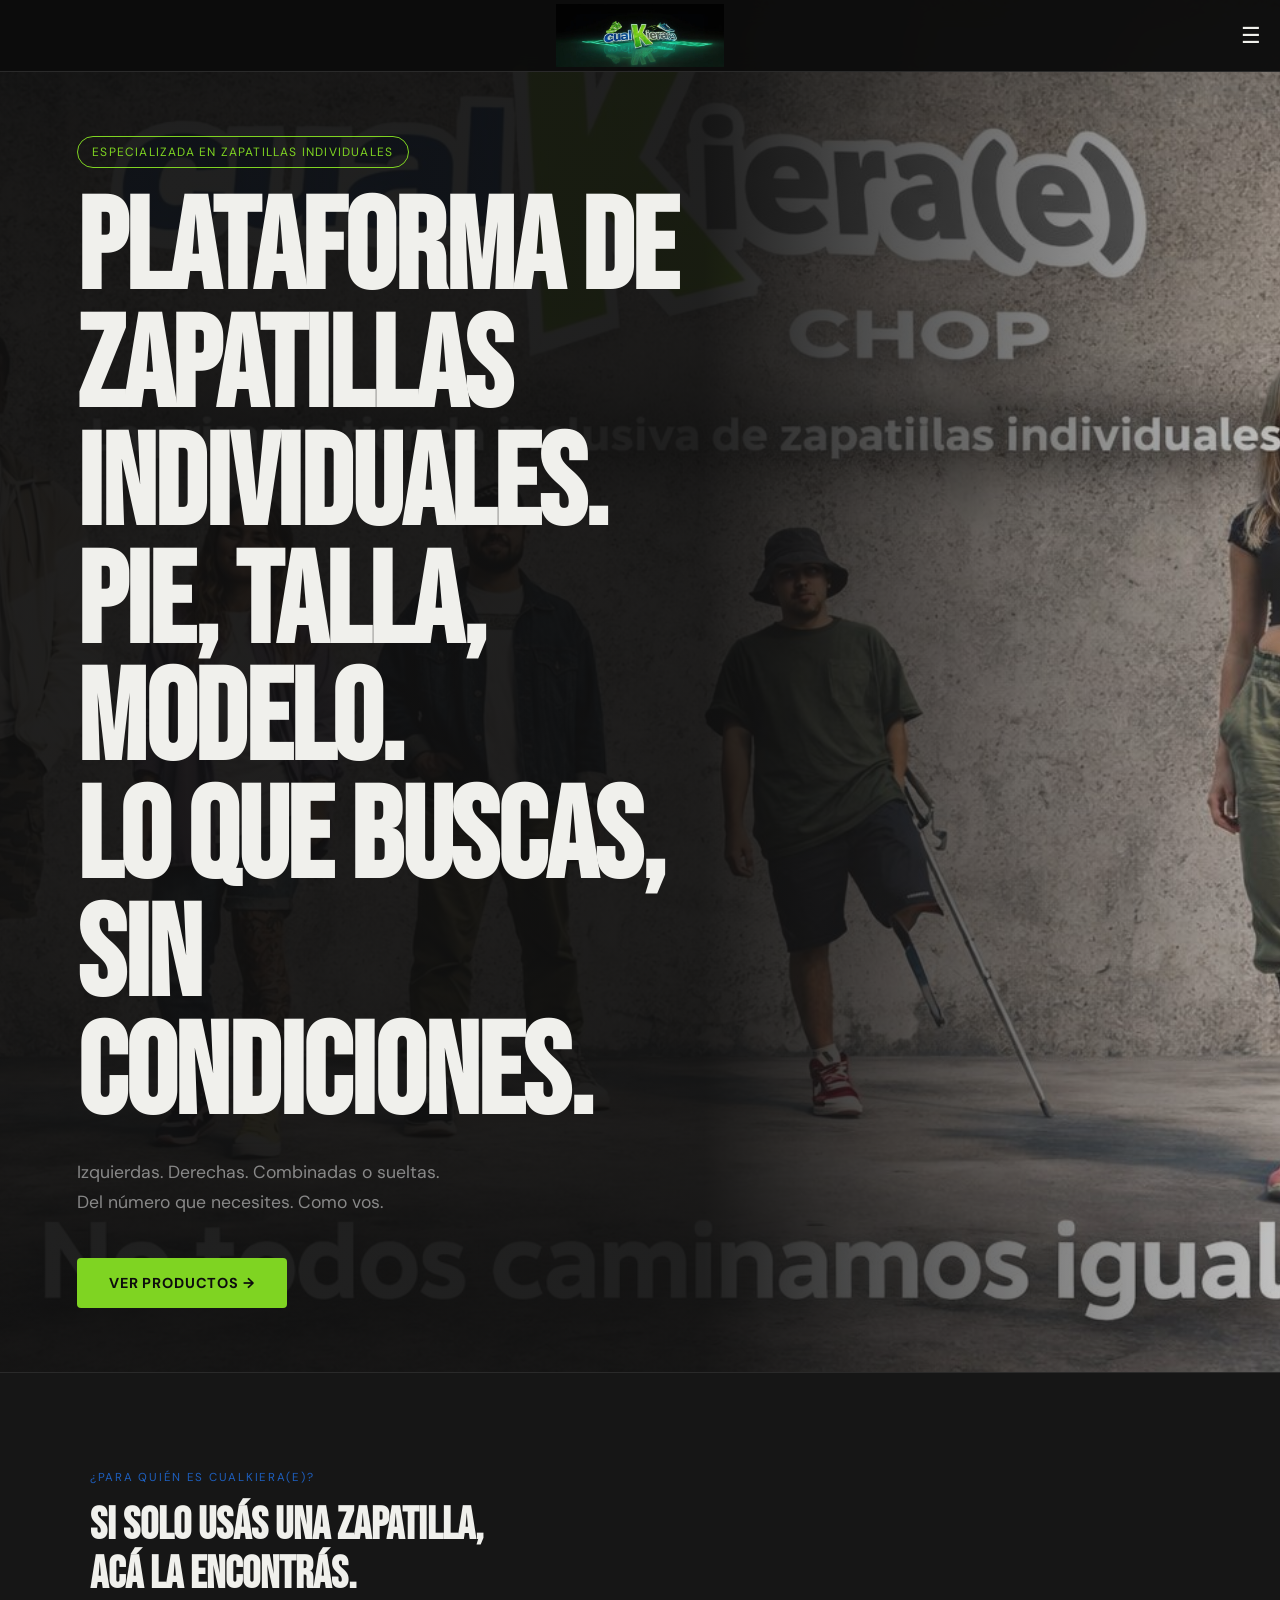
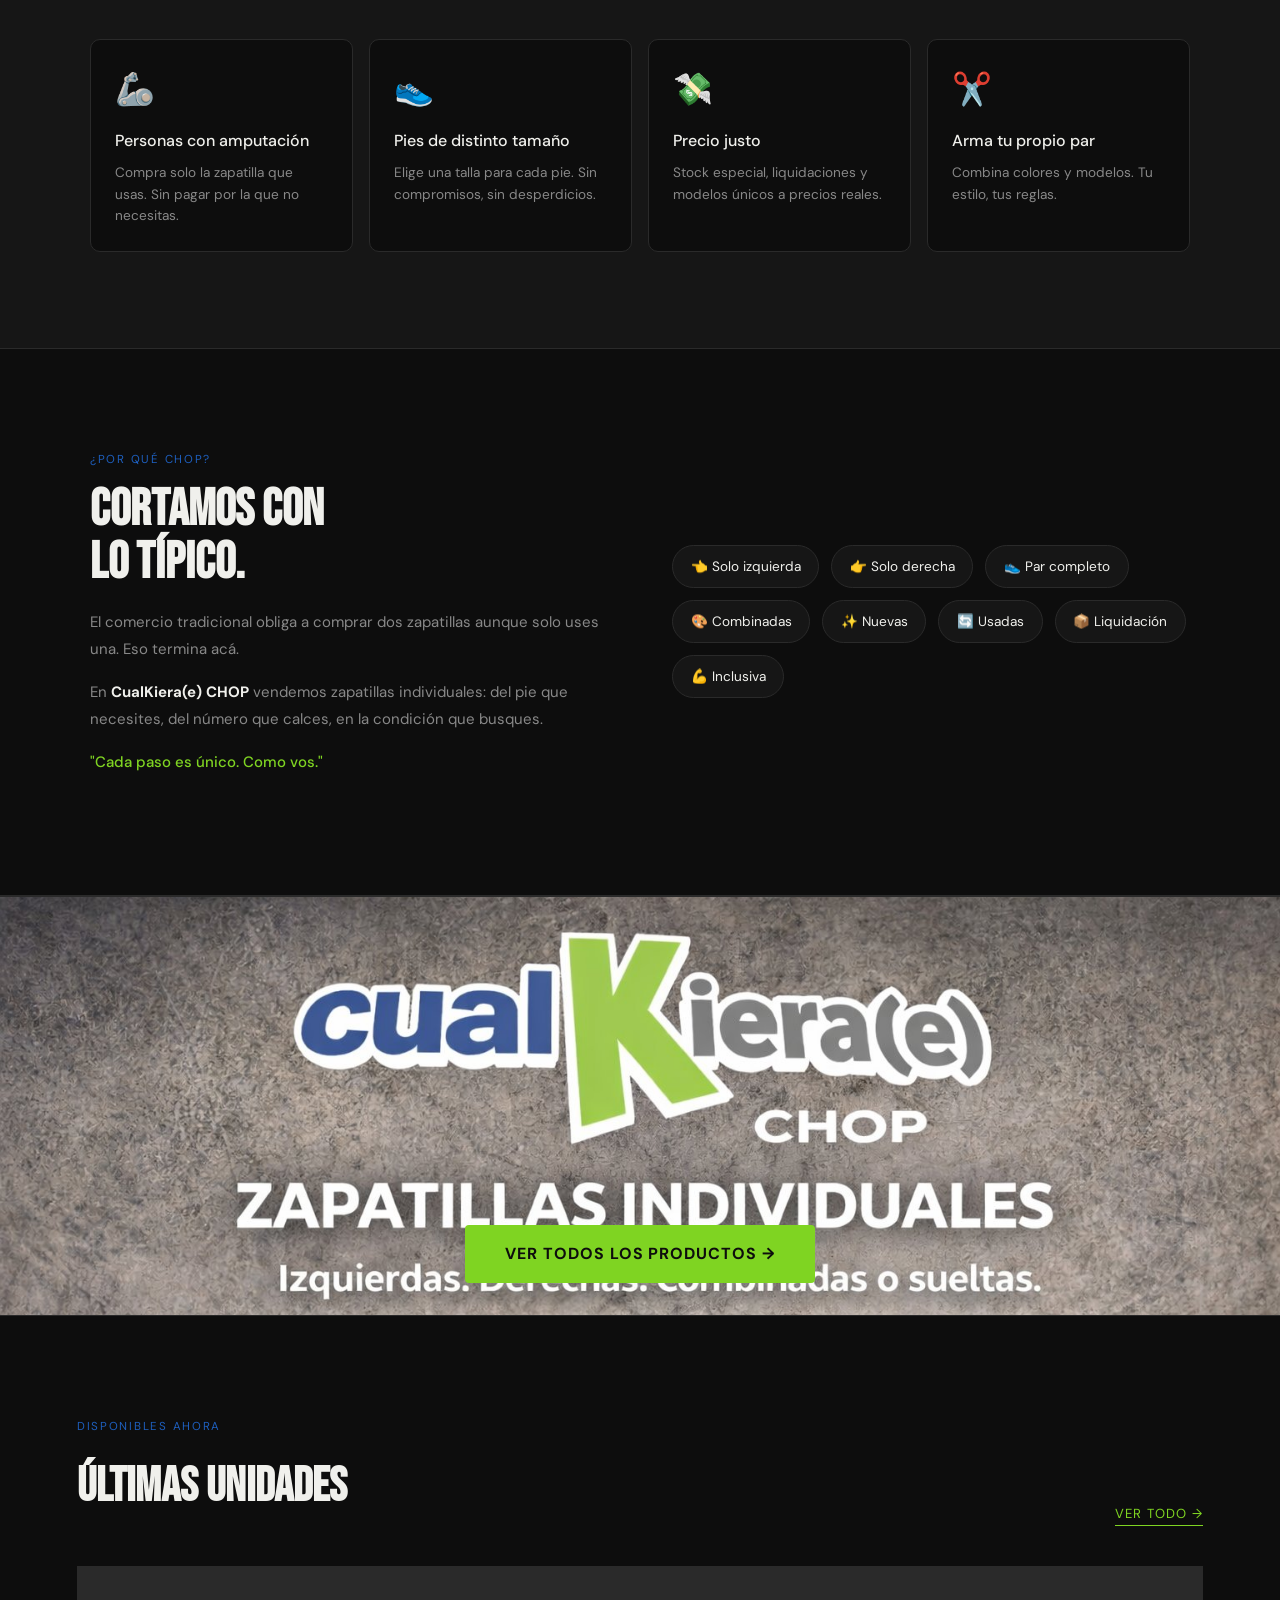
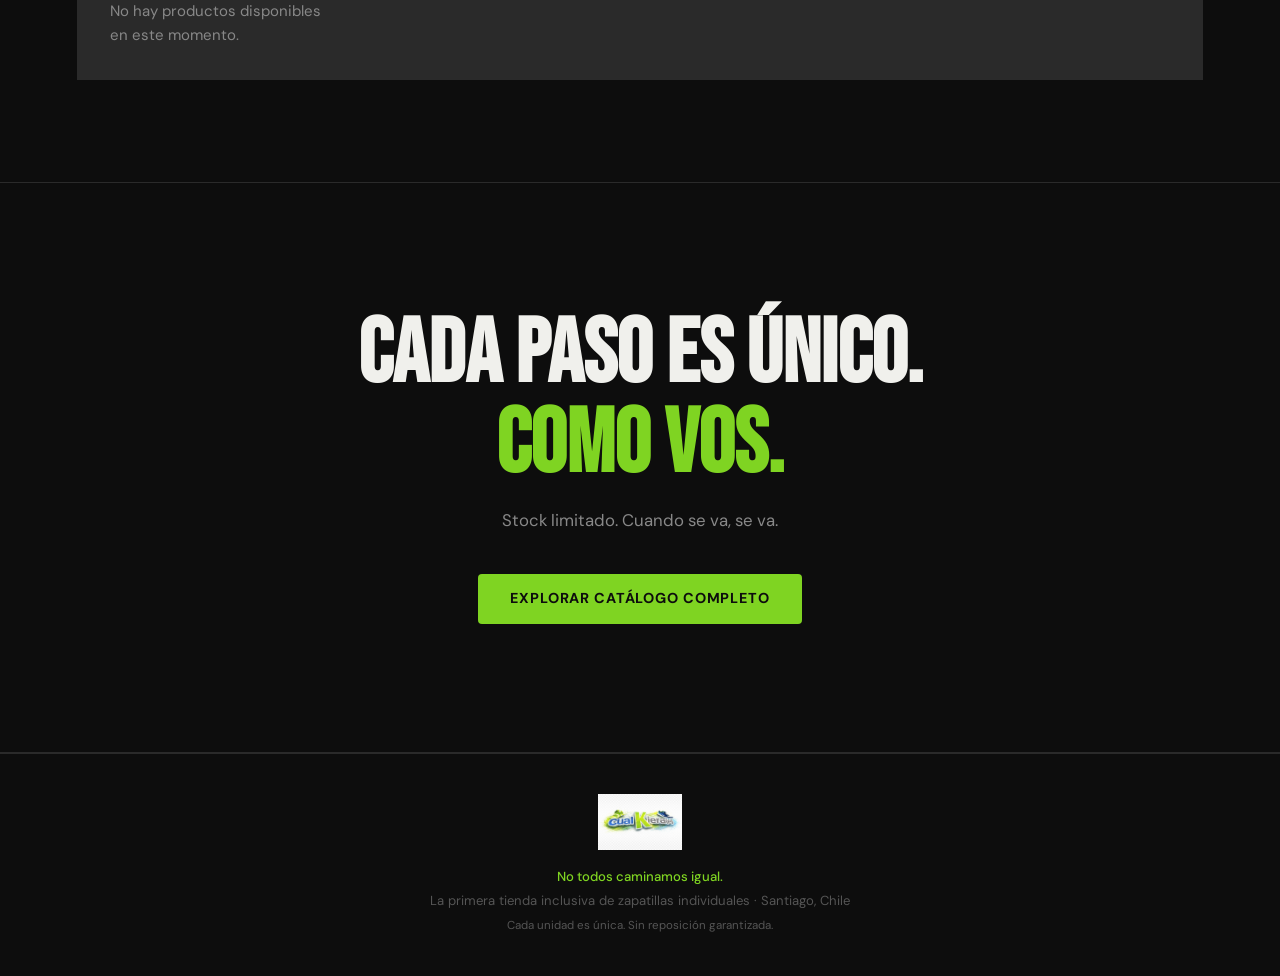
<file: cualki/index.html>
<!DOCTYPE html>
<html lang="es">
<head>
  <meta charset="UTF-8" />
  <meta name="viewport" content="width=device-width, initial-scale=1.0" />
  <title>CualKiera(e) CHOP — La primera tienda inclusiva de zapatillas individuales</title>
  <link rel="preconnect" href="https://fonts.googleapis.com" />
  <link rel="preconnect" href="https://fonts.gstatic.com" crossorigin />
  <link href="https://fonts.googleapis.com/css2?family=Bebas+Neue&family=DM+Sans:ital,wght@0,300;0,400;0,500;1,300&display=swap" rel="stylesheet" />
  <link rel="stylesheet" href="css/style.css" />
</head>
<body>

  <!-- NAV -->
  <nav class="nav">
    <a href="index.html" class="nav-logo">
      <img src="logo-header.jpg" alt="CualKiera(e) CHOP" class="nav-logo-img" />
    </a>
    <div class="nav-links">
      <a href="pages/catalogo.html">Catálogo</a>
      <a href="pages/nosotros.html">Quiénes Somos</a>
      <a href="pages/faq.html">Preguntas</a>
      <a href="pages/comentarios.html">Comentarios</a>
      <a href="pages/catalogo.html" class="btn-nav">Ver productos</a>
    </div>
    <button class="nav-burger" onclick="toggleMenu()">☰</button>
  </nav>
  <div class="nav-mobile" id="navMobile">
    <a href="pages/catalogo.html" onclick="toggleMenu()">Catálogo</a>
    <a href="pages/nosotros.html" onclick="toggleMenu()">Quiénes Somos</a>
    <a href="pages/faq.html" onclick="toggleMenu()">Preguntas</a>
    <a href="pages/comentarios.html" onclick="toggleMenu()">Comentarios</a>
  </div>

  <!-- HERO -->
  <section class="hero hero-imagen" style="background-image: url('hero.png');">
    <div class="hero-overlay"></div>
    <div class="hero-content">
      <div class="hero-tag">Especializada en zapatillas individuales</div>
      <h1 class="hero-title" id="heroTitle">Plataforma de zapatillas individuales.<br/>Pie, talla, modelo.<br/>Lo que buscas, sin condiciones.</h1>
      <p class="hero-sub">Izquierdas. Derechas. Combinadas o sueltas.<br/>Del número que necesites. Como vos.</p>
      <a href="pages/catalogo.html" class="btn-primary">Ver productos →</a>
    </div>
  </section>

  <!-- PARA QUIÉN ES -->
  <section class="para-quien">
    <div class="para-quien-inner">
      <span class="section-label">¿Para quién es CualKiera(e)?</span>
      <h2>Si solo usás una zapatilla,<br/>acá la encontrás.</h2>
      <div class="para-quien-grid">
        <div class="para-quien-card">
          <div class="pq-icon">🦾</div>
          <h3>Personas con amputación</h3>
          <p>Compra solo la zapatilla que usas. Sin pagar por la que no necesitas.</p>
        </div>
        <div class="para-quien-card">
          <div class="pq-icon">👟</div>
          <h3>Pies de distinto tamaño</h3>
          <p>Elige una talla para cada pie. Sin compromisos, sin desperdicios.</p>
        </div>
        <div class="para-quien-card">
          <div class="pq-icon">💸</div>
          <h3>Precio justo</h3>
          <p>Stock especial, liquidaciones y modelos únicos a precios reales.</p>
        </div>
        <div class="para-quien-card">
          <div class="pq-icon">✂️</div>
          <h3>Arma tu propio par</h3>
          <p>Combina colores y modelos. Tu estilo, tus reglas.</p>
        </div>
      </div>
    </div>
  </section>

  <!-- CONCEPTO -->
  <section class="concepto" id="concepto">
    <div class="concepto-grid">
      <div class="concepto-text">
        <span class="section-label">¿Por qué CHOP?</span>
        <h2>Cortamos con<br/>lo típico.</h2>
        <p>El comercio tradicional obliga a comprar dos zapatillas aunque solo uses una. Eso termina acá.</p>
        <p>En <strong>CualKiera(e) CHOP</strong> vendemos zapatillas individuales: del pie que necesites, del número que calces, en la condición que busques.</p>
        <p><em>"Cada paso es único. Como vos."</em></p>
      </div>
      <div class="concepto-pills">
        <div class="pill">👈 Solo izquierda</div>
        <div class="pill">👉 Solo derecha</div>
        <div class="pill">👟 Par completo</div>
        <div class="pill">🎨 Combinadas</div>
        <div class="pill">✨ Nuevas</div>
        <div class="pill">🔄 Usadas</div>
        <div class="pill">📦 Liquidación</div>
        <div class="pill">💪 Inclusiva</div>
      </div>
    </div>
  </section>

  <!-- BANNER -->
  <section class="banner-productos">
    <img src="banner2.png" alt="Zapatillas individuales CualKiera(e)" />
    <div class="banner-cta">
      <a href="pages/catalogo.html" class="btn-primary btn-lg">Ver todos los productos →</a>
    </div>
  </section>

  <!-- DESTACADOS -->
  <section class="destacados">
    <div class="section-header">
      <div>
        <span class="section-label">Disponibles ahora</span>
        <h2>Últimas unidades</h2>
      </div>
      <a href="pages/catalogo.html" class="link-ver-mas">Ver todo →</a>
    </div>
    <div class="productos-grid" id="productosDestacados">
      <div class="producto-skeleton"></div>
      <div class="producto-skeleton"></div>
      <div class="producto-skeleton"></div>
      <div class="producto-skeleton"></div>
    </div>
  </section>

  <!-- CTA FINAL -->
  <section class="cta-final">
    <h2>Cada paso es único.<br/><span style="color:var(--accent)">Como vos.</span></h2>
    <p>Stock limitado. Cuando se va, se va.</p>
    <a href="pages/catalogo.html" class="btn-primary">Explorar catálogo completo</a>
  </section>

  <!-- FOOTER -->
  <footer class="footer">
    <div class="footer-logo">
      <img src="logo.png" alt="CualKiera(e) CHOP" style="height:56px;width:auto;margin:0 auto;" />
    </div>
    <p style="color:var(--accent);font-weight:500;margin:0.5rem 0 0.2rem">No todos caminamos igual.</p>
    <p>La primera tienda inclusiva de zapatillas individuales · Santiago, Chile</p>
    <p class="footer-small">Cada unidad es única. Sin reposición garantizada.</p>
  </footer>

  <script src="./js/sheets.js"></script>
  <script src="./js/home.js"></script>
</body>
</html>
</file>
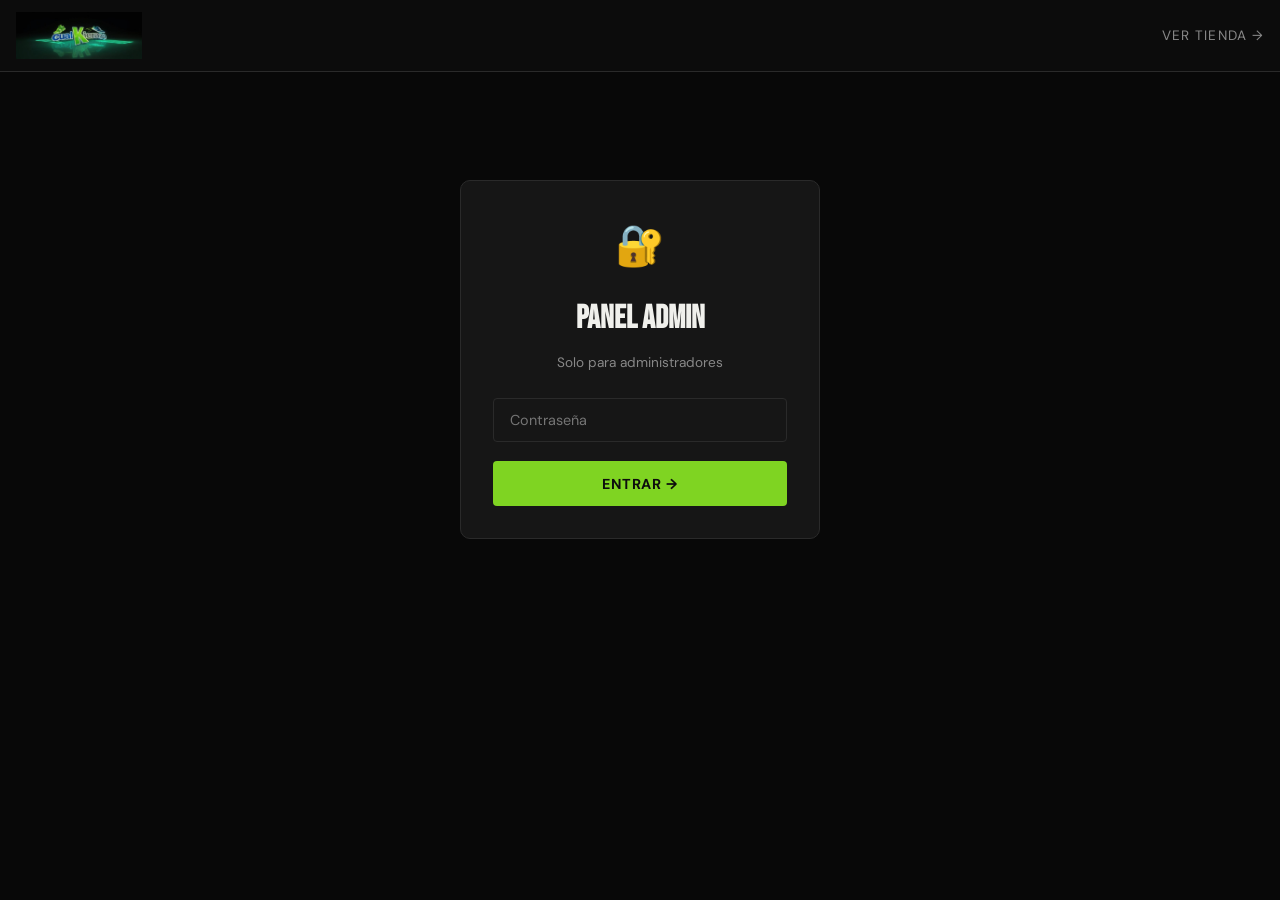
<file: pages/admin.html>
<!DOCTYPE html>
<html lang="es">
<head>
  <meta charset="UTF-8" />
  <meta name="viewport" content="width=device-width, initial-scale=1.0" />
  <title>Admin — CualKiera(e) CHOP</title>
  <link rel="preconnect" href="https://fonts.googleapis.com" />
  <link href="https://fonts.googleapis.com/css2?family=Bebas+Neue&family=DM+Sans:wght@300;400;500&display=swap" rel="stylesheet" />
  <link rel="stylesheet" href="../css/style.css" />
  <style>
    body { background: #080808; }
    .admin-wrap { max-width: 720px; margin: 0 auto; padding: calc(var(--nav-h) + 2rem) 1.5rem 4rem; }
    .admin-title { font-family: var(--font-display); font-size: 2.5rem; margin-bottom: 0.3rem; }
    .admin-sub { color: var(--text-muted); font-size: 0.88rem; margin-bottom: 2rem; }
    .form-grid { display: grid; grid-template-columns: 1fr 1fr; gap: 1rem; }
    .form-group-full { grid-column: 1 / -1; }
    .radio-group { display: flex; gap: 0.5rem; flex-wrap: wrap; margin-top: 0.3rem; }
    .radio-btn {
      background: var(--surface); border: 1.5px solid var(--border);
      color: var(--text-muted); border-radius: 100px;
      padding: 0.4rem 1rem; font-size: 0.82rem; cursor: pointer;
      transition: all 0.15s; font-family: var(--font-body);
    }
    .radio-btn.activo { background: var(--accent); color: var(--bg); border-color: var(--accent); font-weight: 600; }

    /* URL + PREVIEW */
    .url-preview-wrap { display: flex; gap: 0.8rem; align-items: flex-start; }
    .url-preview-wrap input { flex: 1; }
    .img-preview {
      width: 64px; height: 64px; border-radius: var(--radius);
      background: var(--surface2); border: 1px solid var(--border);
      object-fit: cover; flex-shrink: 0; display: none;
    }
    .img-preview.visible { display: block; }

    /* FOTOS SECUNDARIAS */
    .fotos-secundarias { display: flex; flex-direction: column; gap: 0.6rem; }
    .foto-secundaria-row { display: flex; gap: 0.6rem; align-items: center; }
    .foto-secundaria-row input { flex: 1; }
    .btn-quitar-foto {
      background: none; border: 1px solid var(--border); color: var(--text-dim);
      width: 32px; height: 32px; border-radius: 50%; cursor: pointer;
      font-size: 0.85rem; display: flex; align-items: center; justify-content: center;
      flex-shrink: 0; transition: all 0.15s;
    }
    .btn-quitar-foto:hover { border-color: #ff4747; color: #ff4747; }
    .btn-agregar-foto {
      background: none; border: 1.5px dashed var(--border); color: var(--accent);
      border-radius: var(--radius); padding: 0.6rem 1rem; cursor: pointer;
      font-size: 0.82rem; font-family: var(--font-body); width: 100%;
      transition: all 0.15s; margin-top: 0.3rem;
    }
    .btn-agregar-foto:hover { border-color: var(--accent); background: var(--accent-dim); }

    /* SECCIONES */
    .admin-seccion {
      background: var(--surface); border: 1px solid var(--border);
      border-radius: var(--radius-lg); padding: 1.5rem; margin-bottom: 1rem;
    }
    .admin-seccion-titulo {
      font-family: var(--font-display); font-size: 1.1rem;
      letter-spacing: 0.05em; margin-bottom: 1rem;
      display: flex; align-items: center; gap: 0.5rem;
    }

    /* LOGIN */
    .login-wrap {
      max-width: 360px; margin: 20vh auto; padding: 2rem;
      background: var(--surface); border: 1px solid var(--border);
      border-radius: var(--radius-lg); text-align: center;
    }
    .login-wrap h2 { font-family: var(--font-display); font-size: 2rem; margin-bottom: 0.5rem; }

    /* SUCCESS */
    .admin-success {
      display: none; text-align: center; padding: 2.5rem;
      background: var(--surface); border: 1px solid var(--accent);
      border-radius: var(--radius-lg); margin-top: 1rem;
    }

    @media(max-width:600px) { .form-grid { grid-template-columns: 1fr; } }
  </style>
</head>
<body>

  <nav class="nav">
    <a href="../index.html" class="nav-logo">
      <img src="../logo-header.jpg" alt="CualKiera(e) CHOP" class="nav-logo-img" />
    </a>
    <div class="nav-links">
      <a href="catalogo.html">Ver tienda →</a>
    </div>
  </nav>

  <!-- LOGIN -->
  <div id="loginScreen">
    <div class="login-wrap">
      <div style="font-size:2.5rem;margin-bottom:1rem;">🔐</div>
      <h2>Panel Admin</h2>
      <p style="color:var(--text-muted);font-size:0.85rem;margin-bottom:1.5rem;">Solo para administradores</p>
      <div class="form-group">
        <input type="password" id="passInput" placeholder="Contraseña" onkeydown="if(event.key==='Enter')verificarPass()" />
      </div>
      <button class="btn-primary btn-full" onclick="verificarPass()">Entrar →</button>
      <p id="passError" style="color:#ff4747;font-size:0.8rem;margin-top:0.8rem;display:none;">Contraseña incorrecta</p>
    </div>
  </div>

  <!-- ADMIN PANEL -->
  <div id="adminPanel" style="display:none;">
    <div class="admin-wrap">
      <span class="section-label">Panel de administración</span>
      <h1 class="admin-title">Cargar producto</h1>
      <p class="admin-sub">Completa todos los datos. El producto se agrega al Sheet automáticamente.</p>

      <!-- SECCIÓN 1: DATOS BÁSICOS -->
      <div class="admin-seccion">
        <div class="admin-seccion-titulo">📋 Datos del producto</div>
        <div class="form-grid">
          <div class="form-group">
            <label>Marca *</label>
            <input type="text" id="pMarca" placeholder="Ej: Nike" />
          </div>
          <div class="form-group">
            <label>Modelo *</label>
            <input type="text" id="pModelo" placeholder="Ej: Air Force 1" />
          </div>
          <div class="form-group">
            <label>Talla *</label>
            <input type="text" id="pTalla" placeholder="Ej: 42 o 38.5" />
          </div>
          <div class="form-group">
            <label>Largo (cm)</label>
            <input type="text" id="pCm" placeholder="Ej: 26.5" />
          </div>
          <div class="form-group">
            <label>Color</label>
            <input type="text" id="pColor" placeholder="Ej: Blanco/Negro" />
          </div>
          <div class="form-group">
            <label>Precio *</label>
            <input type="number" id="pPrecio" placeholder="Ej: 15990" />
          </div>
          <div class="form-group form-group-full">
            <label>Pie *</label>
            <div class="radio-group" id="grupoPie">
              <button class="radio-btn" onclick="setPie('IZQUIERDA',this)">👈 Izquierda</button>
              <button class="radio-btn" onclick="setPie('DERECHA',this)">👉 Derecha</button>
              <button class="radio-btn" onclick="setPie('PAR',this)">👟 Par</button>
            </div>
            <input type="hidden" id="pPie" />
          </div>
          <div class="form-group form-group-full">
            <label>Estado *</label>
            <div class="radio-group" id="grupoEstado">
              <button class="radio-btn" onclick="setEstado('Nueva',this)">✨ Nueva</button>
              <button class="radio-btn" onclick="setEstado('Usada',this)">🔄 Usada</button>
            </div>
            <input type="hidden" id="pEstado" />
          </div>
        </div>
      </div>

      <!-- SECCIÓN 2: DESCRIPCIÓN -->
      <div class="admin-seccion">
        <div class="admin-seccion-titulo">📝 Descripción y características</div>
        <div class="form-group">
          <label>Descripción del producto</label>
          <textarea id="pDesc" rows="3" placeholder="Describe el producto: características, estado real, detalles importantes que el cliente deba saber..."></textarea>
        </div>
        <div class="form-group">
          <label>Características técnicas</label>
          <textarea id="pCaract" rows="2" placeholder="Ej: Suela de goma, interior acolchado, sin detalles visibles..."></textarea>
        </div>
      </div>

      <!-- SECCIÓN 3: FOTO PRINCIPAL -->
      <div class="admin-seccion">
        <div class="admin-seccion-titulo">📸 Foto principal <span style="font-size:0.7rem;color:var(--text-muted);font-family:var(--font-body);font-weight:normal;">(va a hoja productos)</span></div>
        <div class="form-group">
          <label>URL foto principal *</label>
          <div class="url-preview-wrap">
            <input type="text" id="pImagen" placeholder="https://drive.google.com/thumbnail?id=...&sz=w1000" oninput="previewImg('pImagen','prevPrincipal')" />
            <img id="prevPrincipal" class="img-preview" alt="Preview" />
          </div>
          <p style="font-size:0.72rem;color:var(--text-dim);margin-top:0.4rem;">
            💡 En Drive: clic derecho → Compartir → Copiar link → convertir a formato thumbnail
          </p>
        </div>
      </div>

      <!-- SECCIÓN 4: FOTOS SECUNDARIAS -->
      <div class="admin-seccion">
        <div class="admin-seccion-titulo">🖼️ Fotos secundarias <span style="font-size:0.7rem;color:var(--text-muted);font-family:var(--font-body);font-weight:normal;">(van a hoja imagenes)</span></div>
        <div class="fotos-secundarias" id="fotosSecundarias">
          <div class="foto-secundaria-row">
            <div style="flex:1;">
              <input type="text" placeholder="URL foto 2" oninput="previewImgRow(this)" style="width:100%;" />
              <img class="img-preview" style="margin-top:4px;" alt="Preview" />
            </div>
          </div>
          <div class="foto-secundaria-row">
            <div style="flex:1;">
              <input type="text" placeholder="URL foto 3" oninput="previewImgRow(this)" style="width:100%;" />
              <img class="img-preview" style="margin-top:4px;" alt="Preview" />
            </div>
            <button class="btn-quitar-foto" onclick="quitarFotoSecundaria(this)" title="Quitar">✕</button>
          </div>
        </div>
        <button class="btn-agregar-foto" onclick="agregarFotoSecundaria()">+ Agregar otra foto</button>
        <p style="font-size:0.72rem;color:var(--text-dim);margin-top:0.5rem;">Puedes agregar todas las fotos que necesites.</p>
      </div>

      <!-- BOTÓN GUARDAR -->
      <button class="btn-primary btn-full" id="btnGuardar" onclick="guardarProducto()" style="font-size:1rem;padding:1rem;margin-bottom:1rem;">
        💾 Guardar producto →
      </button>

      <!-- SUCCESS -->
      <div class="admin-success" id="adminSuccess">
        <div style="font-size:3rem;margin-bottom:1rem;">✅</div>
        <h3 style="font-family:var(--font-display);font-size:2rem;margin-bottom:0.5rem;">¡Producto guardado!</h3>
        <p style="color:var(--text-muted);margin-bottom:1.5rem;">Aparece en la tienda en segundos.</p>
        <button class="btn-primary" onclick="resetForm()">Cargar otro producto</button>
      </div>
    </div>
  </div>

  <script src="../js/sheets.js"></script>
  <script>
    const PASS = 'chop2026';
    let fotoCount = 3;

    function verificarPass() {
      if (document.getElementById('passInput').value === PASS) {
        document.getElementById('loginScreen').style.display = 'none';
        document.getElementById('adminPanel').style.display = 'block';
      } else {
        document.getElementById('passError').style.display = 'block';
        document.getElementById('passInput').value = '';
      }
    }

    function setPie(val, btn) {
      document.getElementById('grupoPie').querySelectorAll('.radio-btn').forEach(b => b.classList.remove('activo'));
      btn.classList.add('activo');
      document.getElementById('pPie').value = val;
    }

    function setEstado(val, btn) {
      document.getElementById('grupoEstado').querySelectorAll('.radio-btn').forEach(b => b.classList.remove('activo'));
      btn.classList.add('activo');
      document.getElementById('pEstado').value = val;
    }

    function previewImg(inputId, imgId) {
      const url = document.getElementById(inputId).value.trim();
      const img = document.getElementById(imgId);
      if (url.startsWith('http')) {
        img.src = url;
        img.classList.add('visible');
        img.onerror = () => img.classList.remove('visible');
      } else {
        img.classList.remove('visible');
      }
    }

    function previewImgRow(input) {
      const url = input.value.trim();
      const img = input.parentElement.querySelector('.img-preview');
      if (url.startsWith('http')) {
        img.src = url;
        img.classList.add('visible');
        img.onerror = () => img.classList.remove('visible');
      } else {
        img.classList.remove('visible');
      }
    }

    function agregarFotoSecundaria() {
      fotoCount++;
      const container = document.getElementById('fotosSecundarias');
      const div = document.createElement('div');
      div.className = 'foto-secundaria-row';
      div.innerHTML = `
        <div style="flex:1;">
          <input type="text" placeholder="URL foto ${fotoCount}" oninput="previewImgRow(this)" style="width:100%;" />
          <img class="img-preview" style="margin-top:4px;" alt="Preview" />
        </div>
        <button class="btn-quitar-foto" onclick="quitarFotoSecundaria(this)" title="Quitar">✕</button>
      `;
      container.appendChild(div);
    }

    function quitarFotoSecundaria(btn) {
      btn.parentElement.remove();
    }

    function getFotosSecundarias() {
      const inputs = document.getElementById('fotosSecundarias').querySelectorAll('input[type=text]');
      return [...inputs].map(i => i.value.trim()).filter(u => u.startsWith('http'));
    }

    async function guardarProducto() {
      const marca   = document.getElementById('pMarca').value.trim();
      const modelo  = document.getElementById('pModelo').value.trim();
      const talla   = document.getElementById('pTalla').value.trim();
      const cm      = document.getElementById('pCm').value.trim();
      const color   = document.getElementById('pColor').value.trim();
      const precio  = document.getElementById('pPrecio').value.trim();
      const pie     = document.getElementById('pPie').value;
      const estado  = document.getElementById('pEstado').value;
      const desc    = document.getElementById('pDesc').value.trim();
      const caract  = document.getElementById('pCaract').value.trim();
      const imagen  = document.getElementById('pImagen').value.trim();
      const fotosExtra = getFotosSecundarias();

      if (!marca || !modelo || !talla || !pie || !estado || !precio || !imagen) {
        alert('Por favor completa todos los campos obligatorios (*) incluyendo la foto principal.');
        return;
      }

      const btn = document.getElementById('btnGuardar');
      btn.textContent = 'Guardando...';
      btn.disabled = true;

      const descripcionCompleta = [desc, caract, color ? `Color: ${color}` : ''].filter(Boolean).join('\n');

      const datos = {
        accion: 'nuevo_producto',
        marca, modelo, talla, cm, color, pie, estado, precio,
        imagen, descripcion: descripcionCompleta,
        fotos_extra: fotosExtra,
        fecha: new Date().toLocaleDateString('es-CL'),
      };

      try {
        await fetch(APPS_SCRIPT_URL, {
          method: 'POST',
          mode: 'no-cors',
          headers: { 'Content-Type': 'application/json' },
          body: JSON.stringify(datos),
        });
        document.getElementById('adminSuccess').style.display = 'block';
        document.getElementById('adminSuccess').scrollIntoView({ behavior: 'smooth' });
      } catch (err) {
        alert('Error al guardar. Revisa tu conexión.');
      }

      btn.textContent = '💾 Guardar producto →';
      btn.disabled = false;
    }

    function resetForm() {
      document.getElementById('adminSuccess').style.display = 'none';
      document.querySelectorAll('input[type=text], input[type=number], textarea').forEach(el => el.value = '');
      document.querySelectorAll('.radio-btn').forEach(b => b.classList.remove('activo'));
      document.querySelectorAll('.img-preview').forEach(img => img.classList.remove('visible'));
      // Reset fotos secundarias
      const fs = document.getElementById('fotosSecundarias');
      fs.innerHTML = `
        <div class="foto-secundaria-row">
          <div style="flex:1;">
            <input type="text" placeholder="URL foto 2" oninput="previewImgRow(this)" style="width:100%;" />
            <img class="img-preview" style="margin-top:4px;" alt="Preview" />
          </div>
        </div>
        <div class="foto-secundaria-row">
          <div style="flex:1;">
            <input type="text" placeholder="URL foto 3" oninput="previewImgRow(this)" style="width:100%;" />
            <img class="img-preview" style="margin-top:4px;" alt="Preview" />
          </div>
          <button class="btn-quitar-foto" onclick="quitarFotoSecundaria(this)" title="Quitar">✕</button>
        </div>`;
      fotoCount = 3;
      window.scrollTo({ top: 0, behavior: 'smooth' });
    }
  </script>
</body>
</html>
</file>
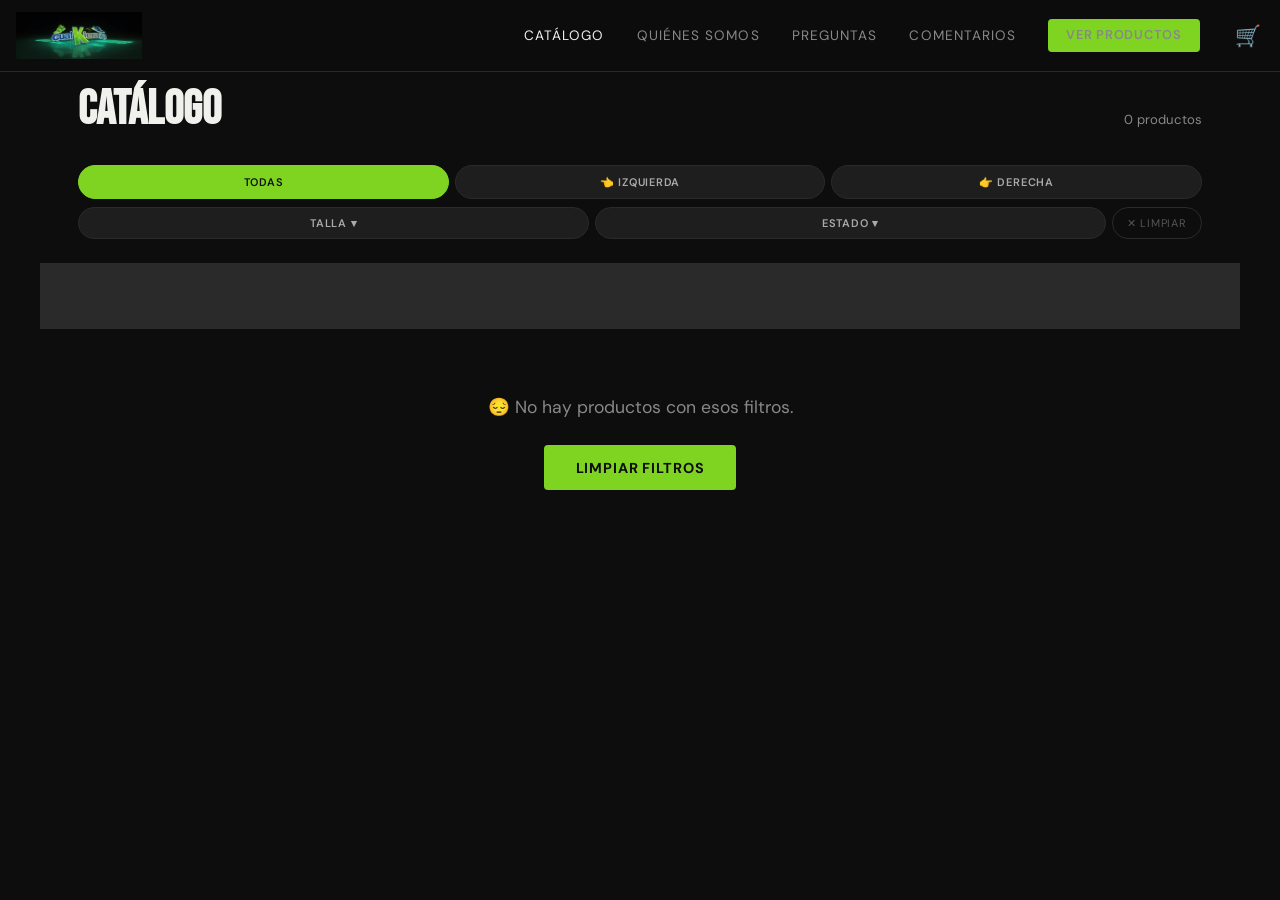
<file: pages/catalogo.html>
<!DOCTYPE html>
<html lang="es">
<head>
  <meta charset="UTF-8" />
  <meta name="viewport" content="width=device-width, initial-scale=1.0" />
  <title>Catálogo — CualKiera(e) CHOP</title>
  <link rel="preconnect" href="https://fonts.googleapis.com" />
  <link rel="preconnect" href="https://fonts.gstatic.com" crossorigin />
  <link href="https://fonts.googleapis.com/css2?family=Bebas+Neue&family=DM+Sans:wght@300;400;500&display=swap" rel="stylesheet" />
  <link rel="stylesheet" href="../css/style.css" />
  <style>
    /* FILTROS BOTONERA */
    .filtros-wrap {
      max-width: 1200px;
      margin: 0 auto 1.5rem;
      padding: 0 clamp(1rem,3vw,2.5rem);
    }
    .filtros-fila1 {
      display: flex;
      gap: 6px;
      margin-bottom: 8px;
    }
    .btn-pie {
      flex: 1;
      background: #1e1e1e;
      color: #aaa;
      border: 1.5px solid #2a2a2a;
      border-radius: 100px;
      padding: 9px 12px;
      font-size: 11px;
      font-weight: 600;
      letter-spacing: 0.07em;
      text-transform: uppercase;
      cursor: pointer;
      transition: all 0.15s;
      text-align: center;
      font-family: var(--font-body);
    }
    .btn-pie.activo {
      background: #7FD422;
      color: #111;
      border-color: #7FD422;
    }
    .btn-pie:hover:not(.activo) {
      border-color: #7FD422;
      color: #f0f0ec;
    }
    .filtros-fila2 {
      display: flex;
      gap: 6px;
      align-items: center;
    }
    .sel-filtro {
      flex: 1;
      background: #1e1e1e;
      color: #aaa;
      border: 1.5px solid #2a2a2a;
      border-radius: 100px;
      padding: 8px 16px;
      font-size: 11px;
      font-weight: 600;
      letter-spacing: 0.07em;
      text-transform: uppercase;
      cursor: pointer;
      appearance: none;
      outline: none;
      font-family: var(--font-body);
      text-align: center;
    }
    .sel-filtro:focus { border-color: #7FD422; }
    .btn-limpiar {
      background: none;
      color: #555;
      border: 1.5px solid #2a2a2a;
      border-radius: 100px;
      padding: 8px 14px;
      font-size: 11px;
      letter-spacing: 0.07em;
      text-transform: uppercase;
      cursor: pointer;
      font-family: var(--font-body);
      white-space: nowrap;
      transition: color 0.15s;
    }
    .btn-limpiar:hover { color: #ff4747; border-color: #ff4747; }
    .catalogo-topbar2 {
      max-width: 1200px;
      margin: 0 auto 1rem;
      padding: 0 clamp(1rem,3vw,2.5rem);
      display: flex;
      align-items: baseline;
      justify-content: space-between;
    }
    .catalogo-title2 {
      font-family: var(--font-display);
      font-size: clamp(2rem,4vw,3rem);
    }
    .total-productos {
      font-size: 0.82rem;
      color: var(--text-muted);
    }
    .productos-grid2 {
      display: grid;
      grid-template-columns: repeat(auto-fill, minmax(220px, 1fr));
      gap: 1px;
      max-width: 1200px;
      margin: 0 auto;
      background: var(--border);
      border: 1px solid var(--border);
      padding: 0 clamp(1rem,3vw,2.5rem);
      background: transparent;
      border: none;
      padding: clamp(1rem,3vw,2.5rem);
      gap: 12px;
    }
  </style>
</head>
<body>

  <nav class="nav">
    <a href="../index.html" class="nav-logo">
      <img src="../logo-header.jpg" alt="CualKiera(e) CHOP" class="nav-logo-img" />
    </a>
    <div class="nav-links">
      <a href="catalogo.html" class="active">Catálogo</a>
      <a href="nosotros.html">Quiénes Somos</a>
      <a href="faq.html">Preguntas</a>
      <a href="comentarios.html">Comentarios</a>
      <a href="catalogo.html" class="btn-nav">Ver productos</a>
      <button class="canasta-btn" onclick="abrirCanasta()" title="Mi canasta">🛒 <span class="canasta-contador">0</span></button>
    </div>
    <button class="nav-burger" onclick="toggleMenu()">☰</button>
  </nav>
  <div class="nav-mobile" id="navMobile">
    <a href="catalogo.html" onclick="toggleMenu()">Catálogo</a>
    <a href="nosotros.html" onclick="toggleMenu()">Quiénes Somos</a>
    <a href="faq.html" onclick="toggleMenu()">Preguntas</a>
    <a href="comentarios.html" onclick="toggleMenu()">Comentarios</a>
  </div>

  <!-- CANASTA PANEL -->
  <div class="canasta-overlay" id="canastaOverlay" onclick="cerrarCanasta()"></div>
  <div class="canasta-panel" id="canastaPanel">
    <div class="canasta-header">
      <h3>🛒 Mi Canasta</h3>
      <button class="canasta-cerrar" onclick="cerrarCanasta()">✕</button>
    </div>
    <div class="canasta-lista" id="canastaLista"></div>
    <div id="mensajeDescuento" style="display:none;padding:0.7rem 1.5rem;font-size:0.8rem;text-align:center;border-top:1px solid var(--border);line-height:1.5;"></div>
    <div class="canasta-footer">
      <div id="canastaDescuentoRow" style="display:none;justify-content:space-between;font-size:0.82rem;color:#7FD422;margin-bottom:0.4rem;padding-bottom:0.4rem;border-bottom:1px dashed var(--border);">
        <span>🔥 Descuento Mayo 25%</span>
        <span class="descuento-valor" style="color:#ff4747;font-weight:600;">-$0</span>
      </div>
      <div class="canasta-total-row">
        <span class="canasta-total-label">Total</span>
        <span class="canasta-total-precio" id="canastaTotal">$0</span>
      </div>
      <button onclick="irACheckout()" style="width:100%;background:#7FD422;color:#111;border:none;border-radius:4px;padding:0.9rem;font-size:0.95rem;font-weight:700;letter-spacing:0.06em;text-transform:uppercase;cursor:pointer;font-family:var(--font-body);margin-bottom:0.5rem;">
        🔒 Pagar con Mercado Pago →
      </button>
      <div style="display:flex;align-items:center;gap:0.5rem;margin-bottom:0.5rem;">
        <div style="flex:1;height:1px;background:var(--border);"></div>
        <span style="font-size:0.7rem;color:var(--text-dim);">O</span>
        <div style="flex:1;height:1px;background:var(--border);"></div>
      </div>
      <button onclick="consultarPorWhatsApp()" style="width:100%;background:#25D366;color:white;border:none;border-radius:4px;padding:0.75rem;font-size:0.88rem;font-weight:700;letter-spacing:0.06em;text-transform:uppercase;cursor:pointer;font-family:var(--font-body);margin-bottom:0.5rem;">
        💬 Consultar por WhatsApp
      </button>
      <button onclick="limpiarCanasta()" style="width:100%;background:none;border:1px solid var(--border);color:var(--text-muted);padding:0.5rem;border-radius:4px;font-size:0.78rem;cursor:pointer;font-family:var(--font-body);">
        🗑️ Vaciar canasta
      </button>
    </div>
  </div>

  <div style="padding-top: var(--nav-h);">
  </div>



    <!-- TOPBAR -->
    <div class="catalogo-topbar2">
      <h1 class="catalogo-title2">Catálogo</h1>
      <span class="total-productos" id="totalProductos">— productos</span>
    </div>

    <!-- FILTROS -->
    <div class="filtros-wrap">
      <!-- Fila 1: pie -->
      <div class="filtros-fila1">
        <button class="btn-pie activo" onclick="setPie('todos', this)">TODAS</button>
        <button class="btn-pie" onclick="setPie('izq', this)">👈 IZQUIERDA</button>
        <button class="btn-pie" onclick="setPie('der', this)">👉 DERECHA</button>
      </div>
      <!-- Fila 2: talla + estado -->
      <div class="filtros-fila2">
        <select id="selTalla" class="sel-filtro" onchange="setTalla()">
          <option value="">TALLA ▾</option>
        </select>
        <select id="selEstado" class="sel-filtro" onchange="setEstado()">
          <option value="">ESTADO ▾</option>
          <option value="nueva">✨ Nueva</option>
          <option value="usado">🔄 Usada</option>
        </select>
        <button class="btn-limpiar" onclick="limpiarFiltros()">✕ Limpiar</button>
      </div>
    </div>

    <!-- GRID -->
    <div class="productos-grid" id="productosGrid" style="max-width:1200px;margin:0 auto;padding:0 clamp(1rem,3vw,2.5rem) 4rem;">
      <div class="producto-skeleton"></div>
      <div class="producto-skeleton"></div>
      <div class="producto-skeleton"></div>
      <div class="producto-skeleton"></div>
      <div class="producto-skeleton"></div>
      <div class="producto-skeleton"></div>
    </div>

    <div class="empty-state hidden" id="emptyState">
      <p>😔 No hay productos con esos filtros.</p>
      <button onclick="limpiarFiltros()" class="btn-primary">Limpiar filtros</button>
    </div>

  </div>

  <!-- MODAL -->
  <div class="modal-overlay" id="modalOverlay" onclick="closeModal(event)">
    <div class="modal" id="modal">
      <button class="modal-close" onclick="cerrarModal()">✕</button>
      <div class="modal-content" id="modalContent"></div>
    </div>
  </div>

  <!-- CANASTA FLOTANTE -->
  <button class="canasta-flotante" id="canastaFlotante" onclick="abrirCanasta()" style="display:none;">
    🛒 Canasta
    <span class="canasta-flotante-badge" id="canastaBadge">0</span>
  </button>

  <script src="../js/sheets.js"></script>
  <script src="../js/canasta.js"></script>
  <script src="../js/catalogo.js"></script>
</body>
</html>
</file>
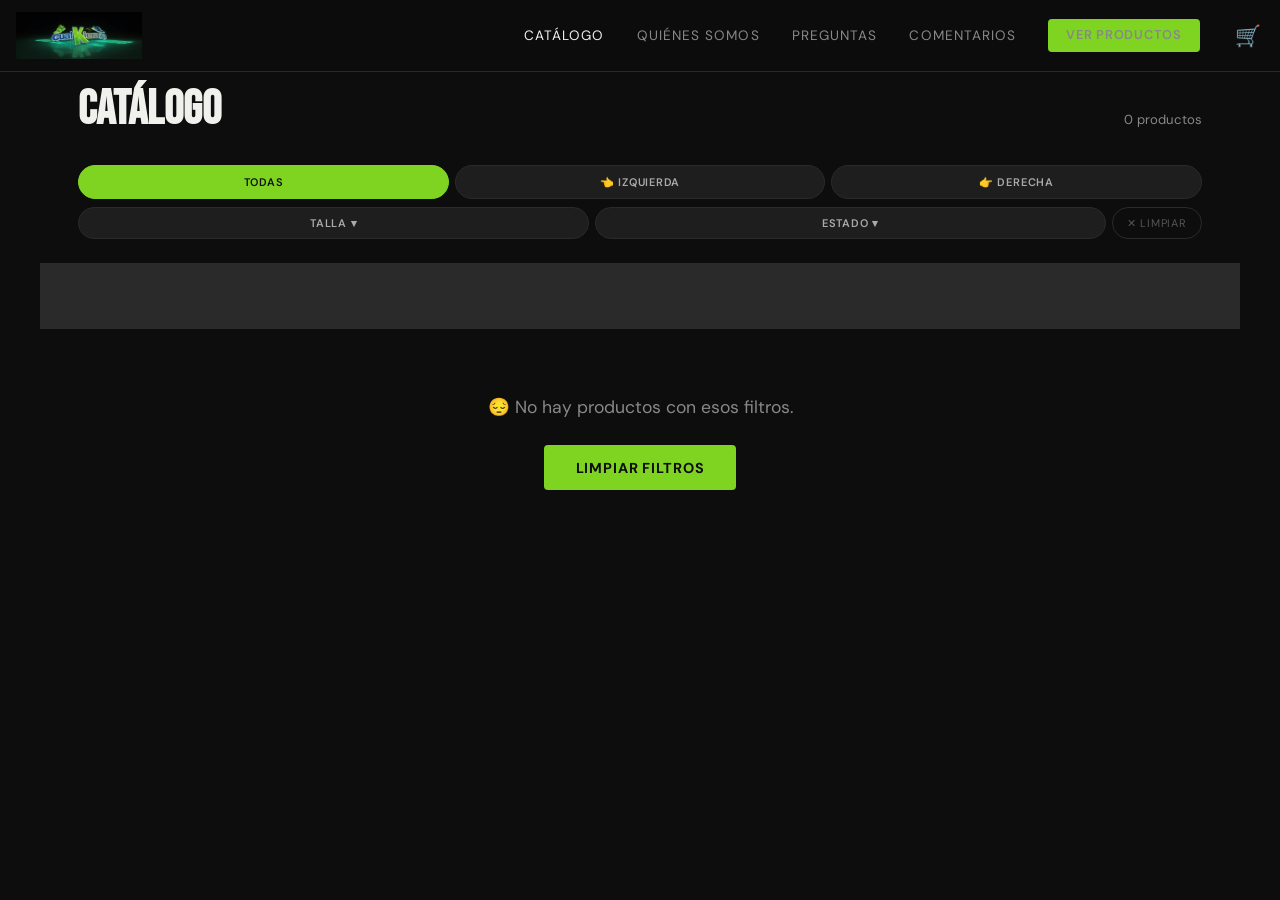
<file: pages/checkout.html>
<!DOCTYPE html>
<html lang="es">
<head>
  <meta charset="UTF-8" />
  <meta name="viewport" content="width=device-width, initial-scale=1.0" />
  <title>Pagar — CualKiera(e) CHOP</title>
  <link rel="preconnect" href="https://fonts.googleapis.com" />
  <link href="https://fonts.googleapis.com/css2?family=Bebas+Neue&family=DM+Sans:wght@300;400;500&display=swap" rel="stylesheet" />
  <link rel="stylesheet" href="../css/style.css" />
</head>
<body>

  <nav class="nav">
    <a href="../index.html" class="nav-logo">
      <img src="../logo-header.jpg" alt="CualKiera(e) CHOP" class="nav-logo-img" />
    </a>
    <div class="nav-links">
      <a href="catalogo.html">← Volver al catálogo</a>
    </div>
    <button class="nav-burger" onclick="toggleMenu()">☰</button>
  </nav>

  <div style="padding-top:var(--nav-h);display:grid;grid-template-columns:1fr 1fr;min-height:100vh;">

    <!-- RESUMEN -->
    <div style="background:var(--surface);border-right:1px solid var(--border);padding:3rem clamp(1.5rem,4vw,3rem);overflow-y:auto;">
      <div style="font-family:var(--font-display);font-size:1.5rem;margin-bottom:1.5rem;">Tu pedido</div>
      <div id="resumenProductos"></div>

      <!-- ENVÍO -->
      <div style="margin-top:1.5rem;padding:1.2rem;background:var(--bg);border:1px solid var(--border);border-radius:var(--radius-lg);">
        <div style="font-size:0.7rem;letter-spacing:0.1em;text-transform:uppercase;color:var(--text-muted);margin-bottom:0.8rem;">Tipo de envío (Por Pagar al recibir)</div>
        <label style="display:flex;align-items:center;gap:0.8rem;padding:0.7rem;border:1.5px solid var(--border);border-radius:var(--radius);cursor:pointer;margin-bottom:0.5rem;transition:border-color 0.15s;" id="lblS">
          <input type="radio" name="envio" value="S" onclick="setEnvio('S')" style="accent-color:var(--accent);" />
          <div>
            <div style="font-weight:500;font-size:0.9rem;">📦 Sobre S</div>
            <div style="font-size:0.78rem;color:var(--text-muted);">$3.990 por pagar · Hasta 1 kg</div>
          </div>
        </label>
        <label style="display:flex;align-items:center;gap:0.8rem;padding:0.7rem;border:1.5px solid var(--border);border-radius:var(--radius);cursor:pointer;transition:border-color 0.15s;" id="lblM">
          <input type="radio" name="envio" value="M" onclick="setEnvio('M')" style="accent-color:var(--accent);" />
          <div>
            <div style="font-weight:500;font-size:0.9rem;">📦 Sobre M</div>
            <div style="font-size:0.78rem;color:var(--text-muted);">$5.990 por pagar · Hasta 3 kg</div>
          </div>
        </label>
      </div>

      <!-- TOTALES -->
      <div style="margin-top:1.5rem;padding:1.2rem;background:var(--bg);border:1px solid var(--border);border-radius:var(--radius-lg);">
        <div style="display:flex;justify-content:space-between;font-size:0.88rem;color:var(--text-muted);margin-bottom:0.5rem;">
          <span>Subtotal</span><span id="resSubtotal">$0</span>
        </div>
        <div id="filaDescuento" style="display:none;justify-content:space-between;font-size:0.88rem;color:#7FD422;margin-bottom:0.5rem;">
          <span>🔥 Descuento 25%</span><span id="resDescuento">-$0</span>
        </div>
        <div style="display:flex;justify-content:space-between;align-items:center;padding-top:0.8rem;border-top:1px solid var(--border);">
          <span style="font-size:0.8rem;letter-spacing:0.08em;text-transform:uppercase;color:var(--text-muted);">Total productos</span>
          <span style="font-family:var(--font-display);font-size:2rem;color:var(--accent);" id="resTotal">$0</span>
        </div>
        <div style="font-size:0.72rem;color:var(--text-dim);margin-top:0.3rem;text-align:right;">+ envío por pagar al recibir</div>
      </div>
    </div>

    <!-- FORMULARIO -->
    <div style="padding:3rem clamp(1.5rem,4vw,3rem);overflow-y:auto;">
      <span class="section-label">Datos de contacto</span>
      <h1 style="font-family:var(--font-display);font-size:clamp(2rem,4vw,3rem);margin-bottom:0.5rem;">Finalizar compra</h1>
      <p style="color:var(--text-muted);margin-bottom:2rem;font-size:0.9rem;">Completa tus datos y paga con Mercado Pago.</p>

      <div id="formContainer">
        <div class="form-group">
          <label>Nombre completo *</label>
          <input type="text" id="nombre" placeholder="Ej: María González" />
        </div>
        <div class="form-group">
          <label>Email *</label>
          <input type="email" id="email" placeholder="tu@email.com" />
        </div>
        <div class="form-group">
          <label>Teléfono / WhatsApp *</label>
          <input type="tel" id="telefono" placeholder="+56 9 1234 5678" />
        </div>
        <div class="form-group">
          <label>Ciudad *</label>
          <input type="text" id="ciudad" placeholder="Ej: Santiago" />
        </div>
        <div class="form-group">
          <label>Notas adicionales</label>
          <textarea id="notas" rows="2" placeholder="¿Alguna consulta o aclaración?"></textarea>
        </div>

        <div style="background:var(--accent-dim);border:1px solid rgba(127,212,34,0.2);border-radius:var(--radius-lg);padding:1rem;font-size:0.82rem;line-height:1.7;margin-bottom:1.5rem;color:var(--text-muted);">
          <strong style="color:var(--accent);">¿Cómo funciona?</strong><br/>
          1. Completa tus datos → 2. Paga con Mercado Pago → 3. Te enviamos tu número de orden → 4. Coordinamos el despacho por Blue Express
        </div>

        <button class="btn-primary btn-full" id="btnPagar" onclick="irAPagar()" style="font-size:1rem;padding:1rem;">
          🔒 Pagar con Mercado Pago →
        </button>
        <p style="font-size:0.72rem;color:var(--text-dim);text-align:center;margin-top:0.6rem;">Pago 100% seguro · Tarjeta, débito o transferencia</p>
      </div>
    </div>
  </div>

  <script src="../js/sheets.js"></script>
  <script src="../js/canasta.js"></script>
  <script>
    const DESCUENTO_MIN = 20000;
    const DESCUENTO_PCT = 0.25;
    let envioSeleccionado = '';

    function initCheckout() {
      const canasta = JSON.parse(sessionStorage.getItem('canasta') || '[]');
      if (canasta.length === 0) { window.location.href = 'catalogo.html'; return; }

      const subtotal = canasta.reduce((s, p) => s + p.precio, 0);
      const descuento = subtotal >= DESCUENTO_MIN ? Math.round(subtotal * DESCUENTO_PCT) : 0;
      const total = subtotal - descuento;

      // Resumen productos
      const resumen = document.getElementById('resumenProductos');
      resumen.innerHTML = canasta.map(p => `
        <div style="display:flex;gap:1rem;align-items:center;padding:0.8rem 0;border-bottom:1px solid var(--border);">
          ${p.imagen ? `<img src="${p.imagen}" style="width:55px;height:55px;object-fit:cover;border-radius:4px;flex-shrink:0;" />` : '<div style="width:55px;height:55px;background:var(--surface2);border-radius:4px;display:flex;align-items:center;justify-content:center;">👟</div>'}
          <div style="flex:1;">
            <div style="font-size:0.65rem;color:var(--accent2);letter-spacing:0.1em;text-transform:uppercase;">${p.marca}</div>
            <div style="font-size:0.85rem;font-weight:500;">${p.modelo}</div>
            <div style="font-size:0.75rem;color:var(--text-muted);">T${p.talla} · ${labelPie(p.pie)}</div>
          </div>
          <div style="font-family:var(--font-display);font-size:1.1rem;color:var(--accent);">${formatPrecio(p.precio)}</div>
        </div>
      `).join('');

      document.getElementById('resSubtotal').textContent = formatPrecio(subtotal);
      document.getElementById('resTotal').textContent = formatPrecio(total);

      if (descuento > 0) {
        document.getElementById('filaDescuento').style.display = 'flex';
        document.getElementById('resDescuento').textContent = '- ' + formatPrecio(descuento);
      }
    }

    function setEnvio(tipo) {
      envioSeleccionado = tipo;
      document.getElementById('lblS').style.borderColor = tipo === 'S' ? 'var(--accent)' : 'var(--border)';
      document.getElementById('lblM').style.borderColor = tipo === 'M' ? 'var(--accent)' : 'var(--border)';
    }

    async function irAPagar() {
      const nombre   = document.getElementById('nombre').value.trim();
      const email    = document.getElementById('email').value.trim();
      const telefono = document.getElementById('telefono').value.trim();
      const ciudad   = document.getElementById('ciudad').value.trim();
      const notas    = document.getElementById('notas').value.trim();

      if (!nombre || !email || !telefono || !ciudad) {
        alert('Por favor completa todos los campos obligatorios.');
        return;
      }
      if (!envioSeleccionado) {
        alert('Por favor selecciona el tipo de envío.');
        return;
      }

      const btn = document.getElementById('btnPagar');
      btn.textContent = 'Preparando pago...';
      btn.disabled = true;

      const canasta = JSON.parse(sessionStorage.getItem('canasta') || '[]');
      const subtotal = canasta.reduce((s, p) => s + p.precio, 0);
      const descuento = subtotal >= DESCUENTO_MIN ? Math.round(subtotal * DESCUENTO_PCT) : 0;
      const total = subtotal - descuento;
      const numeroOrden = 'ORD-' + Date.now().toString(36).toUpperCase();
      const costoEnvio = envioSeleccionado === 'S' ? 3990 : 5990;

      const productosConDescuento = canasta.map(p => ({
        ...p,
        precioFinal: Math.round(p.precio * (1 - (descuento > 0 ? DESCUENTO_PCT : 0))),
      }));

      const datos = {
        accion: 'crear_preferencia_mp',
        numero_orden: numeroOrden,
        nombre, email, telefono, ciudad, notas,
        envio: `Sobre ${envioSeleccionado} Blue Express`,
        talla_envio: envioSeleccionado,
        costo_envio: costoEnvio,
        subtotal, descuento, total,
        productos: productosConDescuento,
        productos_resumen: canasta.map(p => `${p.marca} ${p.modelo} T${p.talla}`).join(' | '),
        fecha: new Date().toLocaleDateString('es-CL'),
        url_base: window.location.origin,
      };

      try {
        const resp = await fetch(APPS_SCRIPT_URL, {
          method: 'POST',
          headers: { 'Content-Type': 'application/json' },
          body: JSON.stringify(datos),
        });
        const result = await resp.json();

        if (result.status === 'ok' && result.init_point) {
          // Guardar orden en Sheet
          await fetch(APPS_SCRIPT_URL, {
            method: 'POST',
            mode: 'no-cors',
            headers: { 'Content-Type': 'application/json' },
            body: JSON.stringify({ ...datos, accion: 'nuevo_pedido' }),
          });
          sessionStorage.setItem('ultimaOrden', numeroOrden);
          window.location.href = result.init_point;
        } else {
          throw new Error('No se pudo crear la preferencia de pago');
        }
      } catch (err) {
        alert('Error al conectar con Mercado Pago. Intenta de nuevo o contáctanos por WhatsApp.');
        btn.textContent = '🔒 Pagar con Mercado Pago →';
        btn.disabled = false;
      }
    }

    initCheckout();
  </script>

  <style>
    @media(max-width:900px) {
      div[style*="grid-template-columns:1fr 1fr"] { grid-template-columns: 1fr !important; }
    }
  </style>
</body>
</html>
</file>
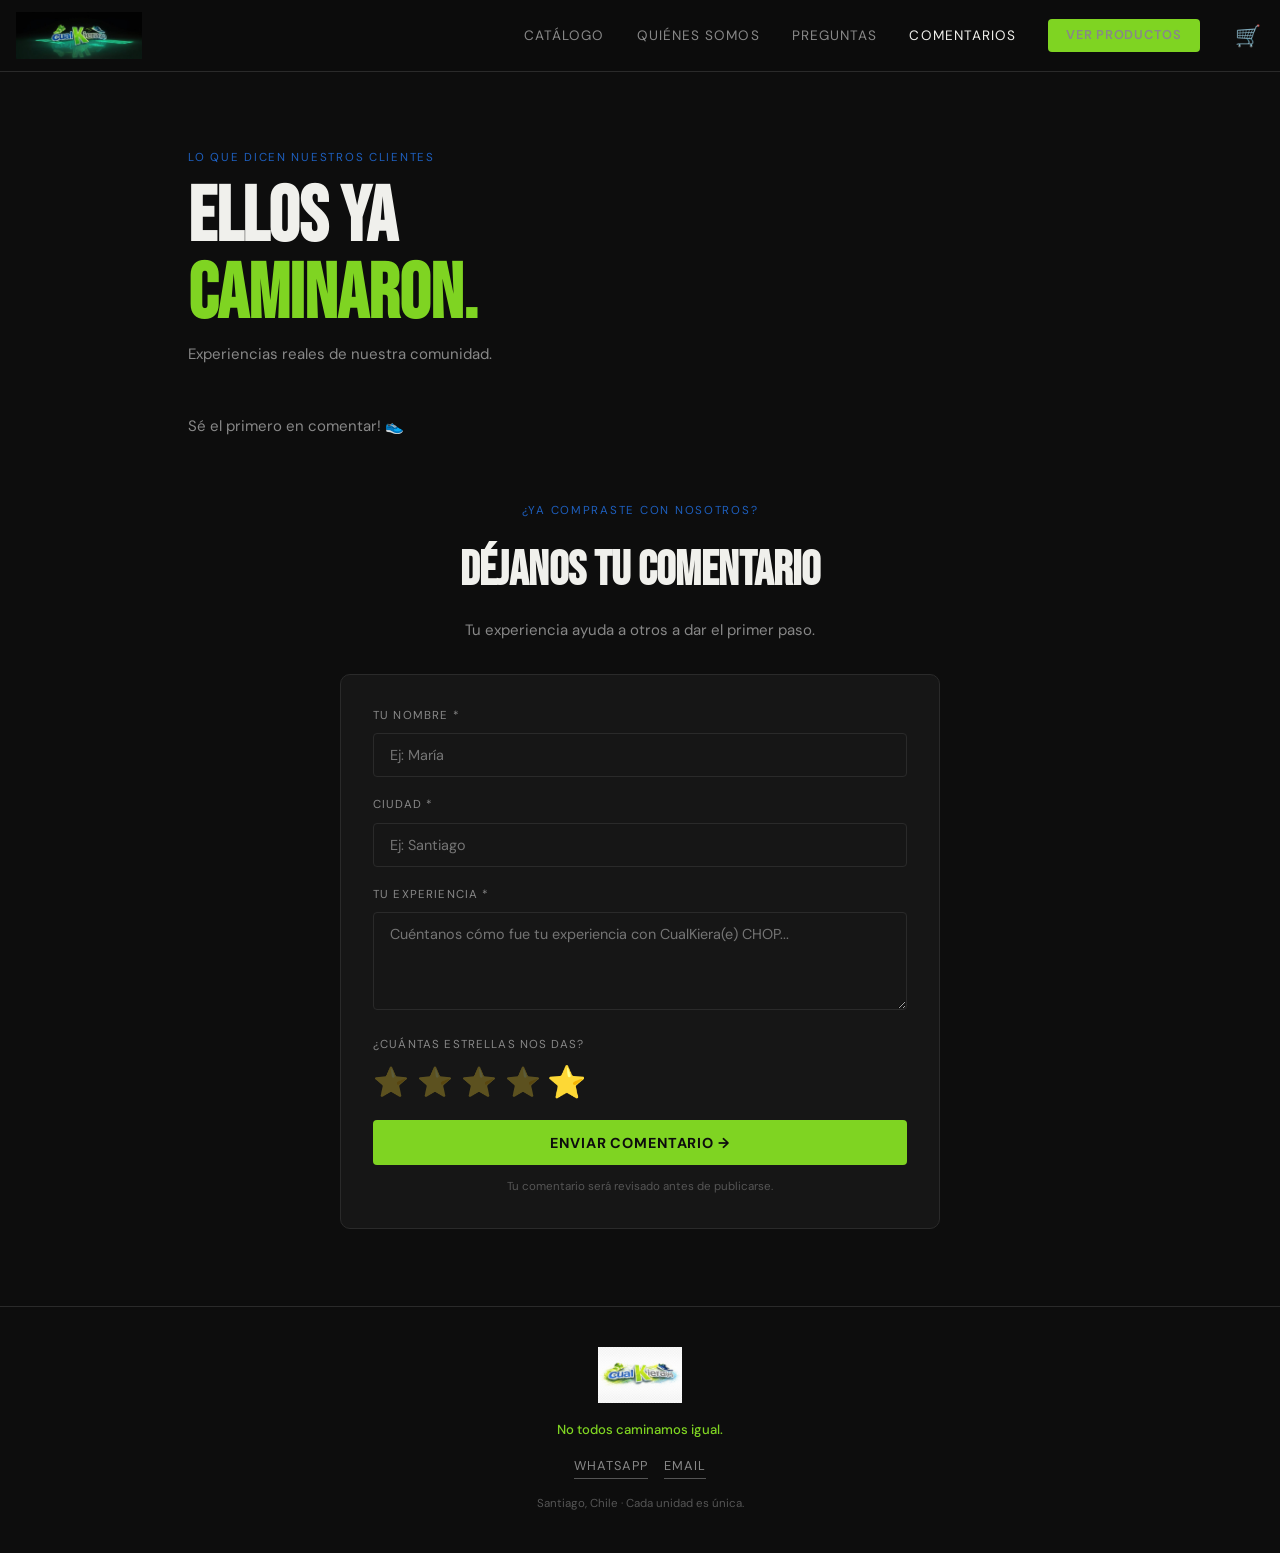
<file: pages/comentarios.html>
<!DOCTYPE html>
<html lang="es">
<head>
  <meta charset="UTF-8" />
  <meta name="viewport" content="width=device-width, initial-scale=1.0" />
  <title>Comentarios — CualKiera(e) CHOP</title>
  <link rel="preconnect" href="https://fonts.googleapis.com" />
  <link rel="preconnect" href="https://fonts.gstatic.com" crossorigin />
  <link href="https://fonts.googleapis.com/css2?family=Bebas+Neue&family=DM+Sans:wght@300;400;500&display=swap" rel="stylesheet" />
  <link rel="stylesheet" href="../css/style.css" />
  <style>
    .comentarios-wrap { max-width: 1000px; margin: 0 auto; padding: clamp(3rem,6vw,5rem) clamp(1.5rem,4vw,3rem); }
    .comentarios-grid { display: grid; grid-template-columns: repeat(auto-fill, minmax(280px, 1fr)); gap: 1.2rem; margin-bottom: 4rem; }
    .comentario-card {
      background: var(--surface);
      border: 1px solid var(--border);
      border-radius: var(--radius-lg);
      padding: 1.5rem;
      transition: border-color 0.2s;
    }
    .comentario-card:hover { border-color: var(--accent); }
    .comentario-estrellas { color: var(--accent); font-size: 1rem; margin-bottom: 0.8rem; letter-spacing: 2px; }
    .comentario-texto { color: var(--text-muted); font-size: 0.9rem; line-height: 1.8; margin-bottom: 1.2rem; font-style: italic; }
    .comentario-autor { display: flex; align-items: center; gap: 0.8rem; }
    .comentario-avatar {
      width: 40px; height: 40px; border-radius: 50%;
      background: var(--accent2); color: white;
      display: flex; align-items: center; justify-content: center;
      font-weight: 700; font-size: 1rem; flex-shrink: 0;
    }
    .comentario-nombre { font-weight: 500; font-size: 0.88rem; }
    .comentario-ciudad { font-size: 0.75rem; color: var(--text-muted); }

    /* FORMULARIO */
    .form-comentario {
      background: var(--surface);
      border: 1px solid var(--border);
      border-radius: var(--radius-lg);
      padding: 2rem;
      max-width: 600px;
      margin: 0 auto;
    }
    .estrellas-selector { display: flex; gap: 0.5rem; margin-bottom: 1.2rem; }
    .estrella-btn {
      font-size: 1.8rem; background: none; border: none;
      cursor: pointer; opacity: 0.3; transition: opacity 0.15s, transform 0.15s;
    }
    .estrella-btn.activa { opacity: 1; transform: scale(1.1); }
    .form-success { text-align: center; padding: 2rem; display: none; }
    .form-success .success-icon { width: 60px; height: 60px; background: var(--success); color: var(--bg); border-radius: 50%; font-size: 1.8rem; display: flex; align-items: center; justify-content: center; margin: 0 auto 1rem; }
  </style>
</head>
<body>

  <nav class="nav">
    <a href="../index.html" class="nav-logo">
      <img src="../logo-header.jpg" alt="CualKiera(e) CHOP" class="nav-logo-img" />
    </a>
    <div class="nav-links">
      <a href="catalogo.html">Catálogo</a>
      <a href="nosotros.html">Quiénes Somos</a>
      <a href="faq.html">Preguntas</a>
      <a href="comentarios.html" class="active">Comentarios</a>
      <a href="catalogo.html" class="btn-nav">Ver productos</a>
      <button class="canasta-btn" onclick="abrirCanasta()" title="Mi canasta">🛒 <span class="canasta-contador">0</span></button>
    </div>
    <button class="nav-burger" onclick="toggleMenu()">☰</button>
  </nav>
  <div class="nav-mobile" id="navMobile">
    <a href="catalogo.html" onclick="toggleMenu()">Catálogo</a>
    <a href="nosotros.html" onclick="toggleMenu()">Quiénes Somos</a>
    <a href="faq.html" onclick="toggleMenu()">Preguntas</a>
    <a href="comentarios.html" onclick="toggleMenu()">Comentarios</a>
  </div>

  <div style="padding-top:var(--nav-h);">
    <div class="comentarios-wrap">

      <span class="section-label">Lo que dicen nuestros clientes</span>
      <h1 style="font-family:var(--font-display);font-size:clamp(2.5rem,6vw,5rem);line-height:1;margin-bottom:0.5rem;">
        Ellos ya<br/><span style="color:var(--accent)">caminaron.</span>
      </h1>
      <p style="color:var(--text-muted);margin-bottom:3rem;">Experiencias reales de nuestra comunidad.</p>

      <!-- COMENTARIOS -->
      <div class="comentarios-grid" id="comentariosGrid">
        <div class="producto-skeleton" style="height:200px;border-radius:10px;"></div>
        <div class="producto-skeleton" style="height:200px;border-radius:10px;"></div>
        <div class="producto-skeleton" style="height:200px;border-radius:10px;"></div>
      </div>

      <!-- FORMULARIO -->
      <div style="text-align:center;margin-bottom:2rem;">
        <span class="section-label" style="display:block;">¿Ya compraste con nosotros?</span>
        <h2 style="font-family:var(--font-display);font-size:clamp(2rem,4vw,3rem);margin-bottom:0.5rem;">Déjanos tu comentario</h2>
        <p style="color:var(--text-muted);margin-bottom:2rem;">Tu experiencia ayuda a otros a dar el primer paso.</p>
      </div>

      <div class="form-comentario">
        <div id="formComentario">
          <div class="form-group">
            <label>Tu nombre *</label>
            <input type="text" id="cNombre" placeholder="Ej: María" required />
          </div>
          <div class="form-group">
            <label>Ciudad *</label>
            <input type="text" id="cCiudad" placeholder="Ej: Santiago" required />
          </div>
          <div class="form-group">
            <label>Tu experiencia *</label>
            <textarea id="cComentario" rows="4" placeholder="Cuéntanos cómo fue tu experiencia con CualKiera(e) CHOP..." required></textarea>
          </div>
          <div class="form-group">
            <label>¿Cuántas estrellas nos das?</label>
            <div class="estrellas-selector" id="estrellasSelector">
              <button class="estrella-btn" onclick="setEstrellas(1)">⭐</button>
              <button class="estrella-btn" onclick="setEstrellas(2)">⭐</button>
              <button class="estrella-btn" onclick="setEstrellas(3)">⭐</button>
              <button class="estrella-btn" onclick="setEstrellas(4)">⭐</button>
              <button class="estrella-btn activa" onclick="setEstrellas(5)">⭐</button>
            </div>
          </div>
          <button class="btn-primary btn-full" onclick="submitComentario()">Enviar comentario →</button>
          <p style="font-size:0.72rem;color:var(--text-dim);text-align:center;margin-top:0.8rem;">Tu comentario será revisado antes de publicarse.</p>
        </div>

        <div class="form-success" id="formSuccess">
          <div class="success-icon">✓</div>
          <h3 style="font-family:var(--font-display);font-size:2rem;margin-bottom:0.5rem;">¡Gracias!</h3>
          <p style="color:var(--text-muted);">Tu comentario fue enviado y será publicado pronto.</p>
          <a href="catalogo.html" class="btn-primary" style="margin-top:1.5rem;display:inline-block;">Ver catálogo</a>
        </div>
      </div>

    </div>
  </div>

  <footer class="footer">
    <div class="footer-logo">
      <img src="../logo.png" alt="CualKiera(e) CHOP" style="height:56px;width:auto;margin:0 auto;" />
    </div>
    <p style="color:var(--accent);font-weight:500;margin:0.5rem 0 0.2rem">No todos caminamos igual.</p>
    <div class="footer-social">
      <a href="https://wa.me/56994712263" target="_blank">WhatsApp</a>
      <a href="mailto:cualkiera.e.chop@gmail.com">Email</a>
    </div>
    <p class="footer-small">Santiago, Chile · Cada unidad es única.</p>
  </footer>

  <script src="../js/sheets.js"></script>
  <script>
    let estrellasSeleccionadas = 5;

    async function initComentarios() {
      const grid = document.getElementById('comentariosGrid');
      const comentarios = await cargarComentarios();

      if (comentarios.length === 0) {
        grid.innerHTML = `<p style="color:var(--text-muted);grid-column:1/-1;">Sé el primero en comentar! 👟</p>`;
        return;
      }

      grid.innerHTML = comentarios.map(c => `
        <div class="comentario-card">
          <div class="comentario-estrellas">${'⭐'.repeat(c.estrellas)}</div>
          <p class="comentario-texto">"${c.comentario}"</p>
          <div class="comentario-autor">
            <div class="comentario-avatar">${c.nombre.charAt(0).toUpperCase()}</div>
            <div>
              <div class="comentario-nombre">${c.nombre}</div>
              <div class="comentario-ciudad">📍 ${c.ciudad}</div>
            </div>
          </div>
        </div>
      `).join('');
    }

    function setEstrellas(n) {
      estrellasSeleccionadas = n;
      document.querySelectorAll('.estrella-btn').forEach((btn, i) => {
        btn.classList.toggle('activa', i < n);
      });
    }

    async function submitComentario() {
      const nombre = document.getElementById('cNombre').value.trim();
      const ciudad = document.getElementById('cCiudad').value.trim();
      const comentario = document.getElementById('cComentario').value.trim();

      if (!nombre || !ciudad || !comentario) {
        alert('Por favor completa todos los campos.');
        return;
      }

      const datos = {
        fecha: new Date().toLocaleDateString('es-CL'),
        nombre, ciudad, comentario,
        estrellas: estrellasSeleccionadas,
        aprobado: 'NO',
      };

      await enviarComentario(datos);
      document.getElementById('formComentario').style.display = 'none';
      document.getElementById('formSuccess').style.display = 'block';
    }

    initComentarios();
  </script>
</body>
</html>
</file>
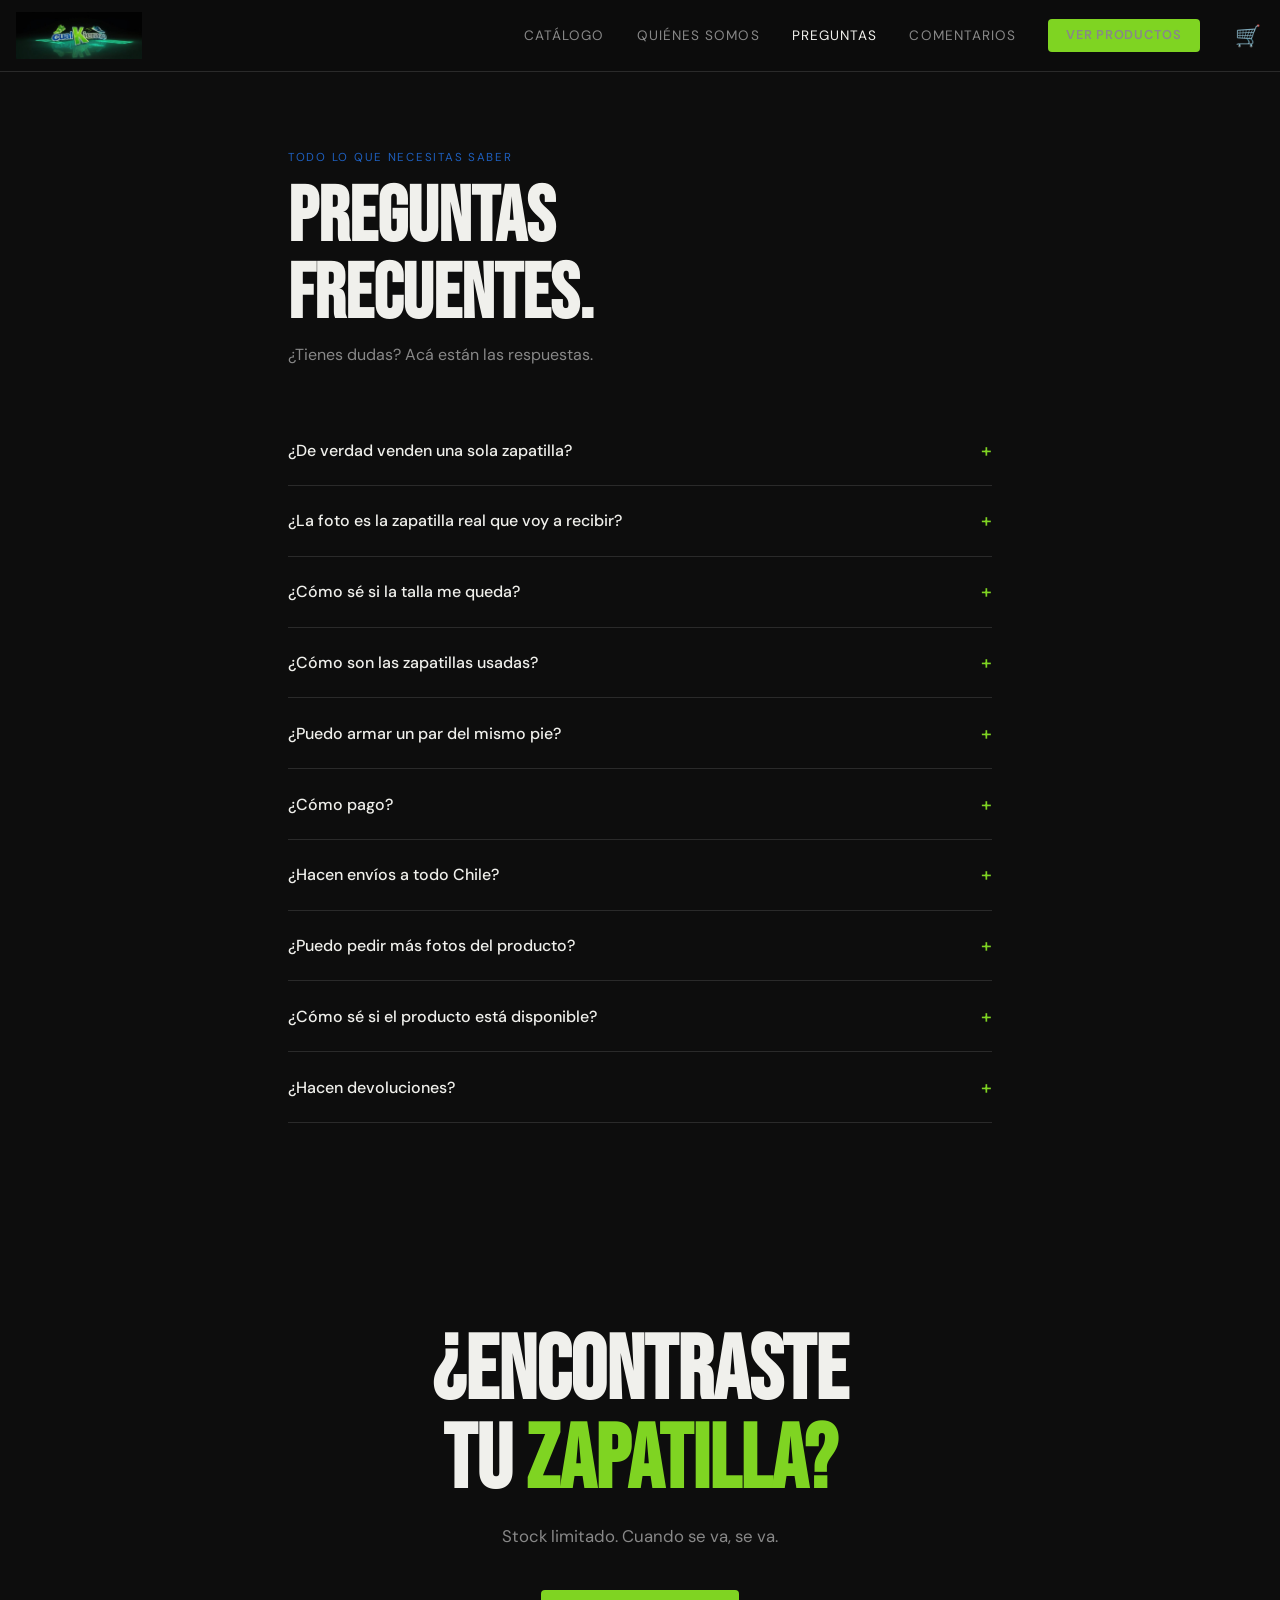
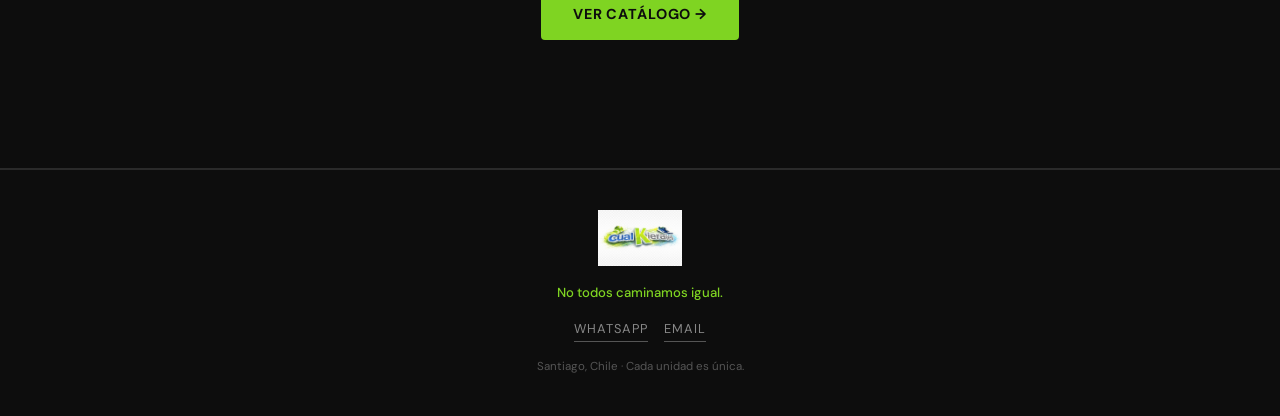
<file: pages/faq.html>
<!DOCTYPE html>
<html lang="es">
<head>
  <meta charset="UTF-8" />
  <meta name="viewport" content="width=device-width, initial-scale=1.0" />
  <title>Preguntas Frecuentes — CualKiera(e) CHOP</title>
  <link rel="preconnect" href="https://fonts.googleapis.com" />
  <link rel="preconnect" href="https://fonts.gstatic.com" crossorigin />
  <link href="https://fonts.googleapis.com/css2?family=Bebas+Neue&family=DM+Sans:wght@300;400;500&display=swap" rel="stylesheet" />
  <link rel="stylesheet" href="../css/style.css" />
  <style>
    .faq-wrap { max-width: 800px; margin: 0 auto; padding: clamp(3rem,6vw,5rem) clamp(1.5rem,4vw,3rem); }
    .faq-item { border-bottom: 1px solid var(--border); }
    .faq-pregunta {
      width: 100%; background: none; border: none; color: var(--text);
      font-family: var(--font-body); font-size: 1rem; font-weight: 500;
      text-align: left; padding: 1.4rem 0; cursor: pointer;
      display: flex; justify-content: space-between; align-items: center;
      gap: 1rem; transition: color 0.2s;
    }
    .faq-pregunta:hover { color: var(--accent); }
    .faq-icono { font-size: 1.2rem; color: var(--accent); flex-shrink: 0; transition: transform 0.2s; }
    .faq-respuesta {
      max-height: 0; overflow: hidden;
      transition: max-height 0.3s ease, padding 0.3s ease;
    }
    .faq-respuesta.open { max-height: 300px; padding-bottom: 1.2rem; }
    .faq-respuesta p { color: var(--text-muted); line-height: 1.8; font-size: 0.95rem; }
    .faq-respuesta strong { color: var(--accent); }
    .faq-icono.open { transform: rotate(45deg); }
  </style>
</head>
<body>

  <nav class="nav">
    <a href="../index.html" class="nav-logo">
      <img src="../logo-header.jpg" alt="CualKiera(e) CHOP" class="nav-logo-img" />
    </a>
    <div class="nav-links">
      <a href="catalogo.html">Catálogo</a>
      <a href="nosotros.html">Quiénes Somos</a>
      <a href="faq.html" class="active">Preguntas</a>
      <a href="comentarios.html">Comentarios</a>
      <a href="catalogo.html" class="btn-nav">Ver productos</a>
      <button class="canasta-btn" onclick="abrirCanasta()" title="Mi canasta">🛒 <span class="canasta-contador">0</span></button>
    </div>
    <button class="nav-burger" onclick="toggleMenu()">☰</button>
  </nav>
  <div class="nav-mobile" id="navMobile">
    <a href="catalogo.html" onclick="toggleMenu()">Catálogo</a>
    <a href="nosotros.html" onclick="toggleMenu()">Quiénes Somos</a>
    <a href="faq.html" onclick="toggleMenu()">Preguntas</a>
    <a href="comentarios.html" onclick="toggleMenu()">Comentarios</a>
  </div>

  <div style="padding-top:var(--nav-h);">

    <div class="faq-wrap">
      <span class="section-label">Todo lo que necesitas saber</span>
      <h1 style="font-family:var(--font-display);font-size:clamp(2.5rem,6vw,5rem);line-height:1;margin-bottom:0.5rem;">
        Preguntas<br/>frecuentes.
      </h1>
      <p style="color:var(--text-muted);margin-bottom:3rem;font-size:1rem;">¿Tienes dudas? Acá están las respuestas.</p>

      <div class="faq-item">
        <button class="faq-pregunta" onclick="toggleFaq(this)">
          ¿De verdad venden una sola zapatilla?
          <span class="faq-icono">+</span>
        </button>
        <div class="faq-respuesta">
          <p>¡Sí! Vendemos zapatillas <strong>individuales</strong> — solo la izquierda, solo la derecha, o combinadas como tú quieras. Pagas solo lo que necesitas, nada más.</p>
        </div>
      </div>

      <div class="faq-item">
        <button class="faq-pregunta" onclick="toggleFaq(this)">
          ¿La foto es la zapatilla real que voy a recibir?
          <span class="faq-icono">+</span>
        </button>
        <div class="faq-respuesta">
          <p>Sí, <strong>siempre</strong>. La imagen que ves es exactamente la zapatilla que vas a comprar. Si tiene algún detalle, lo informamos en la descripción del producto. Sin sorpresas.</p>
        </div>
      </div>

      <div class="faq-item">
        <button class="faq-pregunta" onclick="toggleFaq(this)">
          ¿Cómo sé si la talla me queda?
          <span class="faq-icono">+</span>
        </button>
        <div class="faq-respuesta">
          <p>Cada producto muestra la talla en número y el largo en centímetros. Mide tu pie con una regla de talón a punta y compara con la medida indicada. ¿Dudas? Escríbenos por WhatsApp.</p>
        </div>
      </div>

      <div class="faq-item">
        <button class="faq-pregunta" onclick="toggleFaq(this)">
          ¿Cómo son las zapatillas usadas?
          <span class="faq-icono">+</span>
        </button>
        <div class="faq-respuesta">
          <p>Son zapatillas <strong>americanas seminuevas</strong>, en muy buen estado y sin detalles. Si alguna tiene alguna marca o detalle, lo indicamos claramente en el producto para que decidas con toda la información.</p>
        </div>
      </div>

      <div class="faq-item">
        <button class="faq-pregunta" onclick="toggleFaq(this)">
          ¿Puedo armar un par del mismo pie?
          <span class="faq-icono">+</span>
        </button>
        <div class="faq-respuesta">
          <p>¡Por supuesto! Puedes comprar dos zapatillas del mismo pie, de distinto pie, de distintos modelos o colores. <strong>Tú decides cómo armar tu par.</strong> Sin reglas, sin moldes.</p>
        </div>
      </div>

      <div class="faq-item">
        <button class="faq-pregunta" onclick="toggleFaq(this)">
          ¿Cómo pago?
          <span class="faq-icono">+</span>
        </button>
        <div class="faq-respuesta">
          <p>Por <strong>transferencia bancaria</strong> o <strong>Mercado Pago</strong>. Te enviamos los datos al confirmar tu pedido por WhatsApp.</p>
        </div>
      </div>

      <div class="faq-item">
        <button class="faq-pregunta" onclick="toggleFaq(this)">
          ¿Hacen envíos a todo Chile?
          <span class="faq-icono">+</span>
        </button>
        <div class="faq-respuesta">
          <p>Sí, despachamos a todo Chile por <strong>Blue Express</strong>. El envío va <strong>por pagar</strong> — lo cancelas al recibir tu pedido en el punto de retiro más cercano.</p>
        </div>
      </div>

      <div class="faq-item">
        <button class="faq-pregunta" onclick="toggleFaq(this)">
          ¿Puedo pedir más fotos del producto?
          <span class="faq-icono">+</span>
        </button>
        <div class="faq-respuesta">
          <p>¡Claro! Escríbenos por WhatsApp y te mandamos todas las fotos que necesites antes de decidir.</p>
        </div>
      </div>

      <div class="faq-item">
        <button class="faq-pregunta" onclick="toggleFaq(this)">
          ¿Cómo sé si el producto está disponible?
          <span class="faq-icono">+</span>
        </button>
        <div class="faq-respuesta">
          <p>Si está en el catálogo, <strong>está disponible</strong>. Cuando se vende lo retiramos de inmediato. Al ser unidades únicas, no hay reposición garantizada — si te gusta, no lo dejes pasar.</p>
        </div>
      </div>

      <div class="faq-item">
        <button class="faq-pregunta" onclick="toggleFaq(this)">
          ¿Hacen devoluciones?
          <span class="faq-icono">+</span>
        </button>
        <div class="faq-respuesta">
          <p>Al ser productos únicos e individuales no hacemos devoluciones. Pero si hay algún problema con lo que recibiste, <strong>contáctanos y lo resolvemos</strong>. Tu satisfacción es lo primero.</p>
        </div>
      </div>

    </div>

    <!-- CTA -->
    <section class="cta-final" style="margin-top:0;">
      <h2>¿Encontraste<br/>tu <span style="color:var(--accent)">zapatilla?</span></h2>
      <p>Stock limitado. Cuando se va, se va.</p>
      <a href="catalogo.html" class="btn-primary">Ver catálogo →</a>
    </section>

  </div>

  <footer class="footer">
    <div class="footer-logo">
      <img src="../logo.png" alt="CualKiera(e) CHOP" style="height:56px;width:auto;margin:0 auto;" />
    </div>
    <p style="color:var(--accent);font-weight:500;margin:0.5rem 0 0.2rem">No todos caminamos igual.</p>
    <div class="footer-social">
      <a href="https://wa.me/56994712263" target="_blank">WhatsApp</a>
      <a href="mailto:cualkiera.e.chop@gmail.com">Email</a>
    </div>
    <p class="footer-small">Santiago, Chile · Cada unidad es única.</p>
  </footer>

  <script src="../js/sheets.js"></script>
  <script>
    function toggleFaq(btn) {
      const respuesta = btn.nextElementSibling;
      const icono = btn.querySelector('.faq-icono');
      const isOpen = respuesta.classList.contains('open');
      document.querySelectorAll('.faq-respuesta').forEach(r => r.classList.remove('open'));
      document.querySelectorAll('.faq-icono').forEach(i => i.classList.remove('open'));
      if (!isOpen) {
        respuesta.classList.add('open');
        icono.classList.add('open');
      }
    }
  </script>
</body>
</html>
</file>
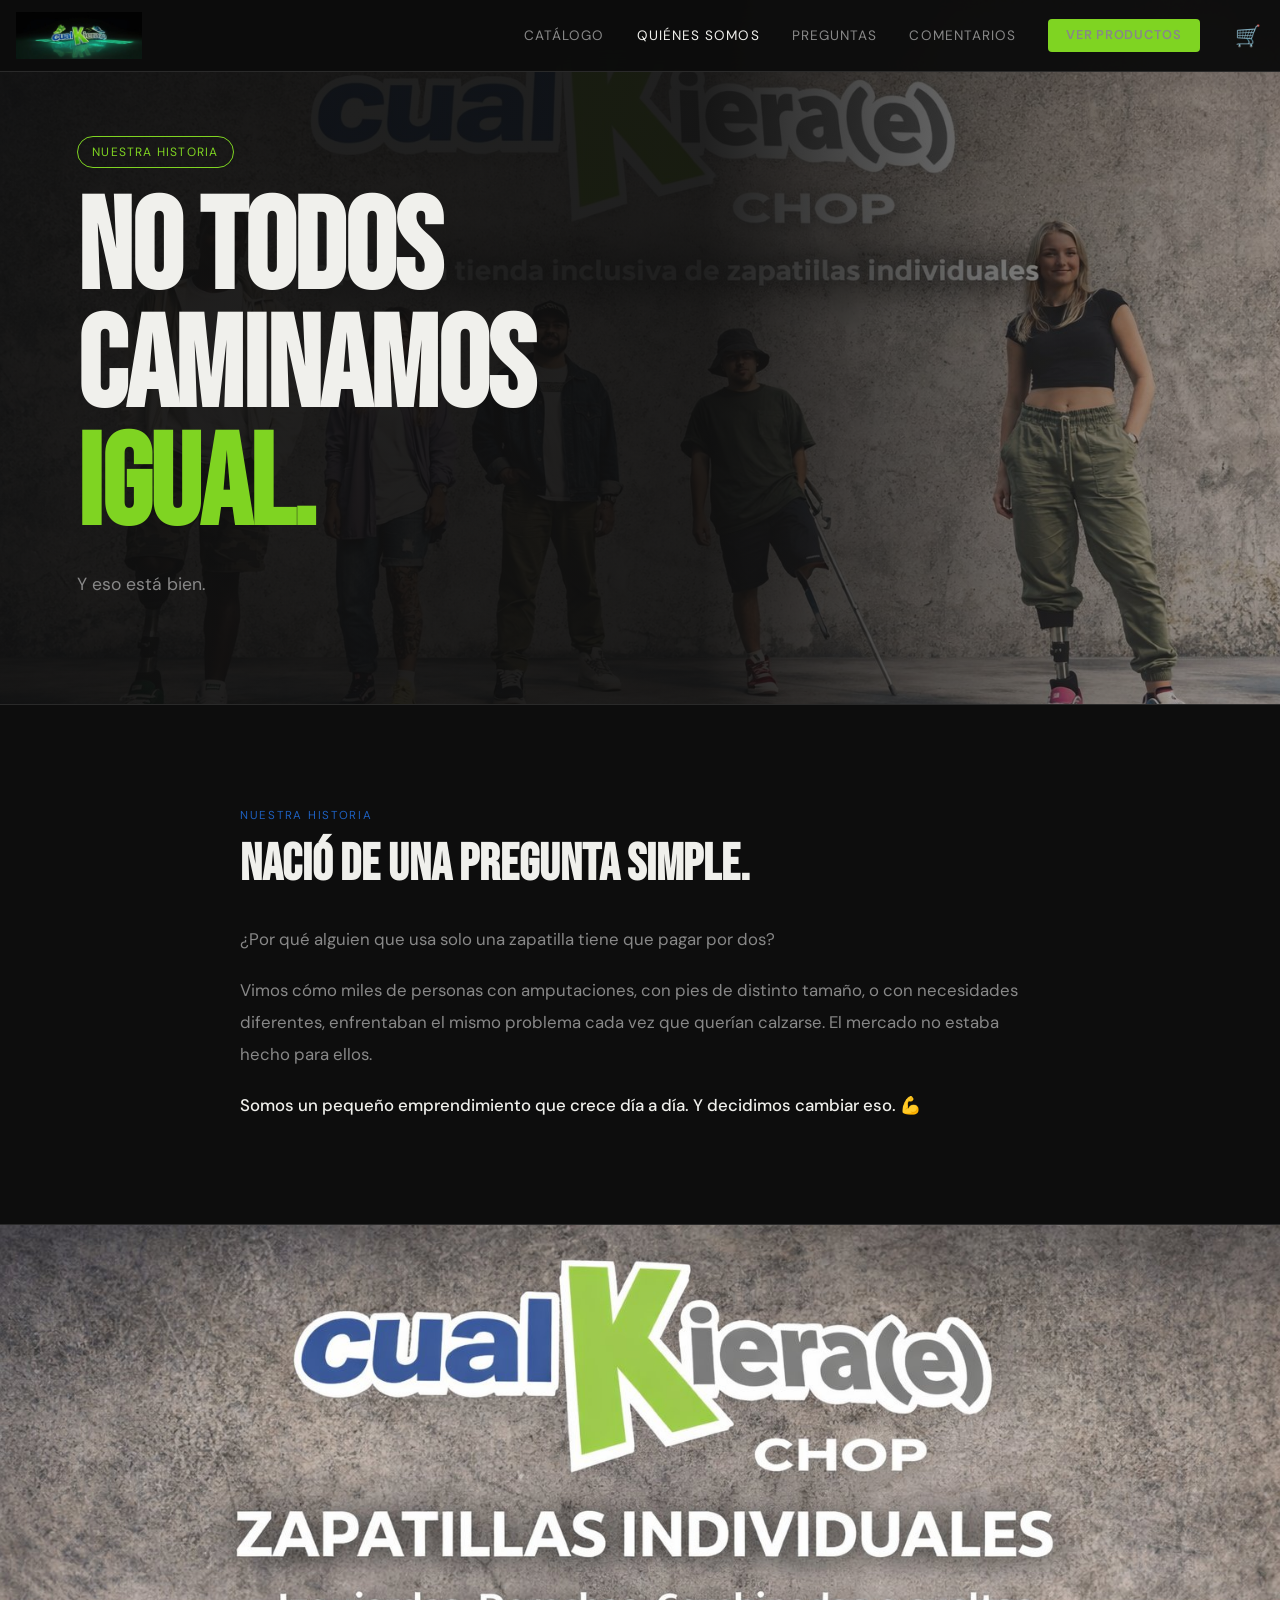
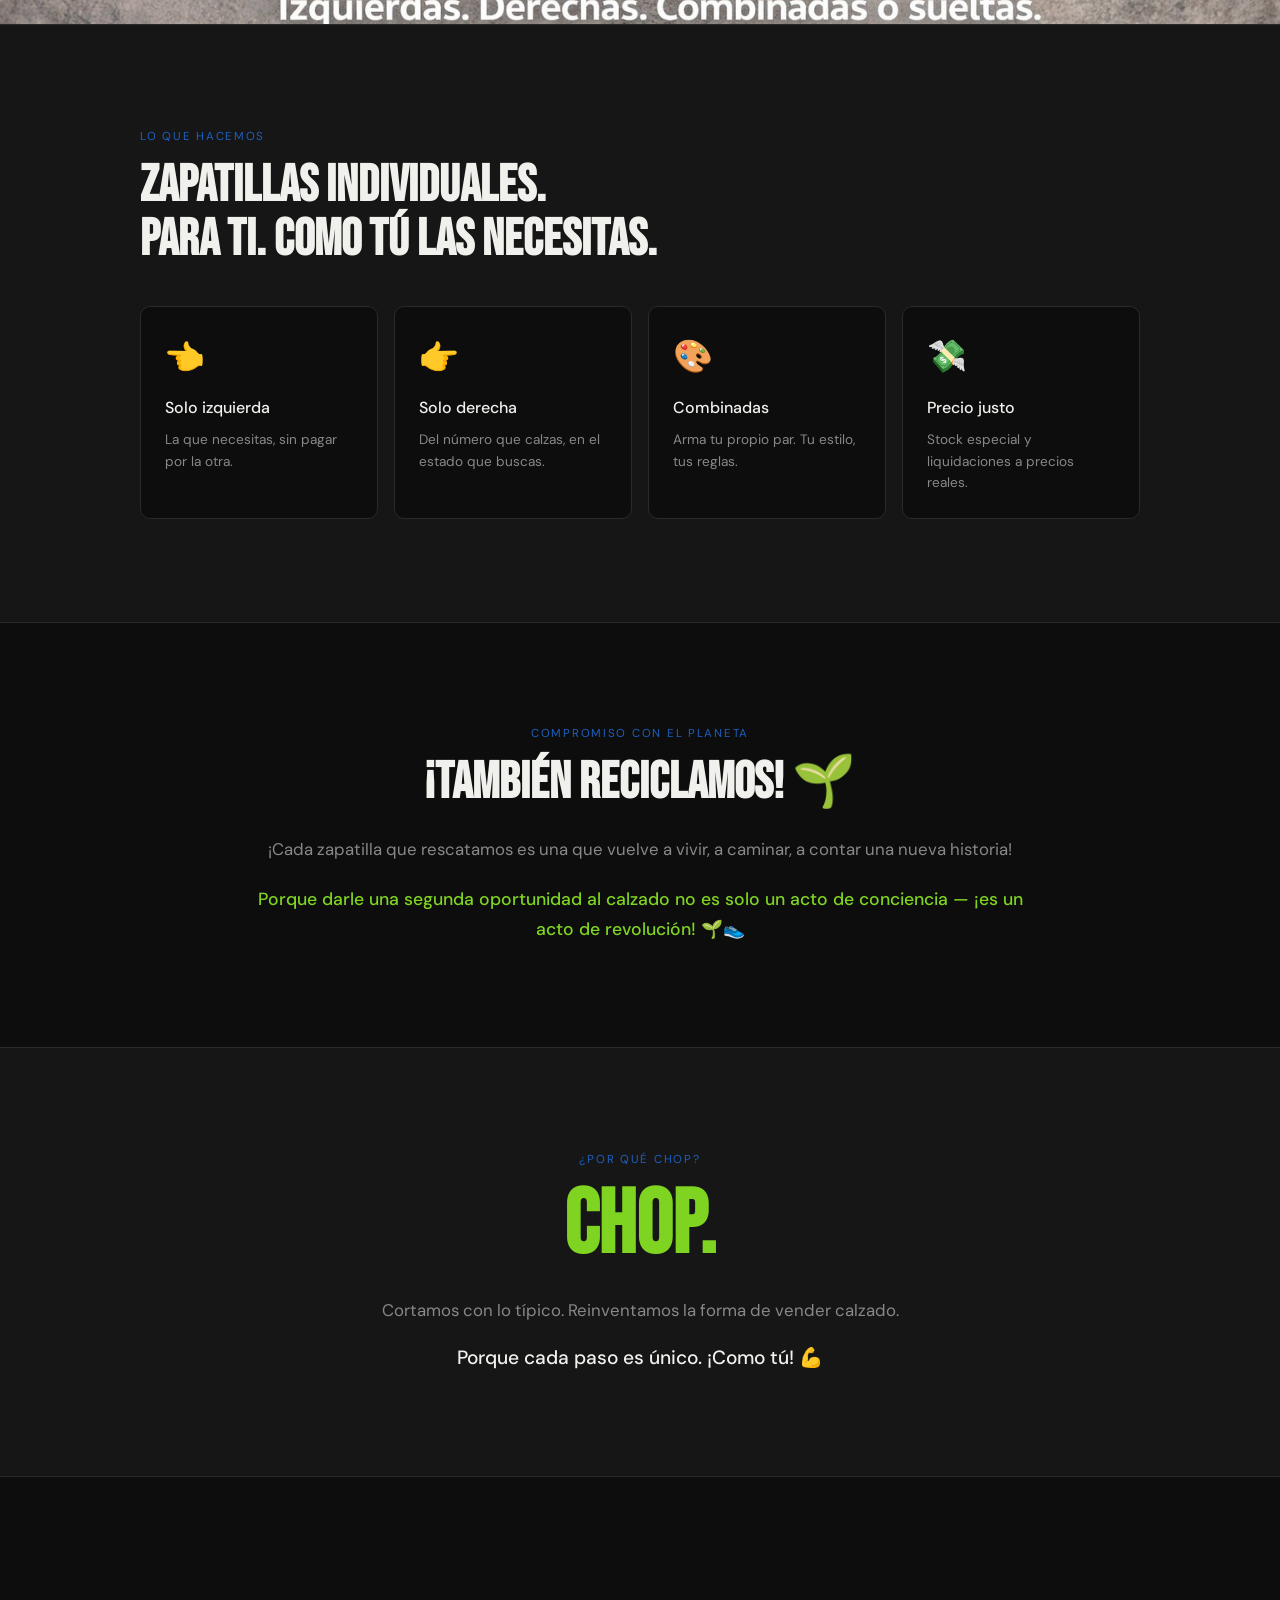
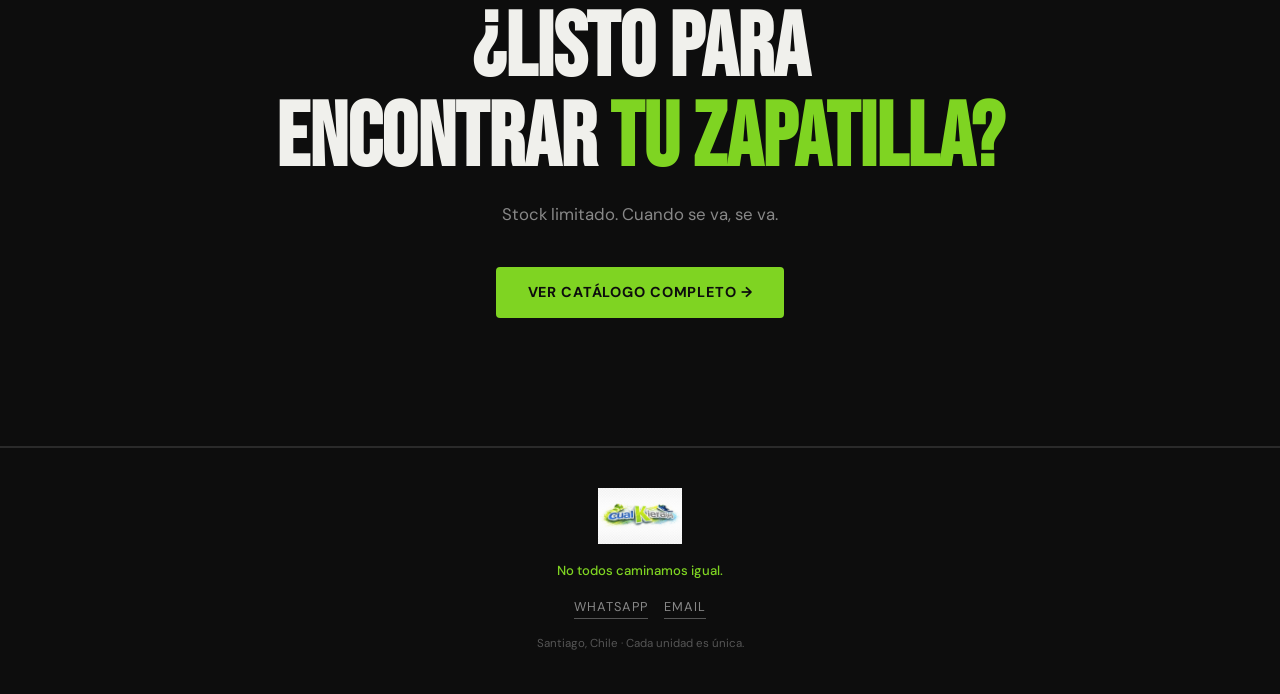
<file: pages/nosotros.html>
<!DOCTYPE html>
<html lang="es">
<head>
  <meta charset="UTF-8" />
  <meta name="viewport" content="width=device-width, initial-scale=1.0" />
  <title>Quiénes Somos — CualKiera(e) CHOP</title>
  <link rel="preconnect" href="https://fonts.googleapis.com" />
  <link rel="preconnect" href="https://fonts.gstatic.com" crossorigin />
  <link href="https://fonts.googleapis.com/css2?family=Bebas+Neue&family=DM+Sans:wght@300;400;500&display=swap" rel="stylesheet" />
  <link rel="stylesheet" href="../css/style.css" />
</head>
<body>

  <nav class="nav">
    <a href="../index.html" class="nav-logo">
      <img src="../logo-header.jpg" alt="CualKiera(e) CHOP" class="nav-logo-img" />
    </a>
    <div class="nav-links">
      <a href="catalogo.html">Catálogo</a>
      <a href="nosotros.html" class="active">Quiénes Somos</a>
      <a href="faq.html">Preguntas</a>
      <a href="comentarios.html">Comentarios</a>
      <a href="catalogo.html" class="btn-nav">Ver productos</a>
      <button class="canasta-btn" onclick="abrirCanasta()" title="Mi canasta">🛒 <span class="canasta-contador">0</span></button>
    </div>
    <button class="nav-burger" onclick="toggleMenu()">☰</button>
  </nav>
  <div class="nav-mobile" id="navMobile">
    <a href="catalogo.html" onclick="toggleMenu()">Catálogo</a>
    <a href="nosotros.html" onclick="toggleMenu()">Quiénes Somos</a>
    <a href="faq.html" onclick="toggleMenu()">Preguntas</a>
    <a href="comentarios.html" onclick="toggleMenu()">Comentarios</a>
  </div>

  <!-- HERO NOSOTROS -->
  <section class="hero hero-imagen" style="background-image:url('../hero.png');min-height:60svh;">
    <div class="hero-overlay"></div>
    <div class="hero-content">
      <div class="hero-tag">Nuestra historia</div>
      <h1 class="hero-title">No todos<br/>caminamos<br/><span style="color:var(--accent)">igual.</span></h1>
      <p class="hero-sub">Y eso está bien.</p>
    </div>
  </section>

  <!-- HISTORIA -->
  <section style="padding:clamp(4rem,8vw,7rem) clamp(1.5rem,6vw,5rem);border-bottom:1px solid var(--border);">
    <div style="max-width:800px;margin:0 auto;">
      <span class="section-label">Nuestra historia</span>
      <h2 style="font-family:var(--font-display);font-size:clamp(2rem,4vw,3.5rem);line-height:1.05;margin-bottom:2rem;">
        Nació de una pregunta simple.
      </h2>
      <p style="color:var(--text-muted);font-size:1.05rem;line-height:1.9;margin-bottom:1.2rem;" id="quienesIntro">
        ¿Por qué alguien que usa solo una zapatilla tiene que pagar por dos?
      </p>
      <p style="color:var(--text-muted);font-size:1.05rem;line-height:1.9;margin-bottom:1.2rem;" id="quienesIntro">
        Vimos cómo miles de personas con amputaciones, con pies de distinto tamaño, o con necesidades diferentes, enfrentaban el mismo problema cada vez que querían calzarse. El mercado no estaba hecho para ellos.
      </p>
      <p style="color:var(--text);font-size:1.05rem;line-height:1.9;font-weight:500;">
        Somos un pequeño emprendimiento que crece día a día. Y decidimos cambiar eso. 💪
      </p>
    </div>
  </section>

  <!-- BANNER -->
  <section style="position:relative;overflow:hidden;max-height:400px;border-bottom:1px solid var(--border);">
    <img src="../banner1.png" alt="CualKiera(e) CHOP" style="width:100%;object-fit:cover;" />

  </section>

  <!-- LO QUE HACEMOS -->
  <section style="padding:clamp(4rem,8vw,7rem) clamp(1.5rem,6vw,5rem);border-bottom:1px solid var(--border);background:var(--surface);">
    <div style="max-width:1000px;margin:0 auto;">
      <span class="section-label">Lo que hacemos</span>
      <h2 style="font-family:var(--font-display);font-size:clamp(2rem,4vw,3.5rem);margin-bottom:2.5rem;line-height:1.05;">
        Zapatillas individuales.<br/>Para ti. Como tú las necesitas.
      </h2>
      <div style="display:grid;grid-template-columns:repeat(auto-fit,minmax(220px,1fr));gap:1rem;">
        <div style="background:var(--bg);border:1px solid var(--border);border-radius:10px;padding:1.5rem;">
          <div style="font-size:2rem;margin-bottom:0.8rem;">👈</div>
          <h3 style="font-size:1rem;font-weight:500;margin-bottom:0.5rem;">Solo izquierda</h3>
          <p style="font-size:0.85rem;color:var(--text-muted);line-height:1.6;">La que necesitas, sin pagar por la otra.</p>
        </div>
        <div style="background:var(--bg);border:1px solid var(--border);border-radius:10px;padding:1.5rem;">
          <div style="font-size:2rem;margin-bottom:0.8rem;">👉</div>
          <h3 style="font-size:1rem;font-weight:500;margin-bottom:0.5rem;">Solo derecha</h3>
          <p style="font-size:0.85rem;color:var(--text-muted);line-height:1.6;">Del número que calzas, en el estado que buscas.</p>
        </div>
        <div style="background:var(--bg);border:1px solid var(--border);border-radius:10px;padding:1.5rem;">
          <div style="font-size:2rem;margin-bottom:0.8rem;">🎨</div>
          <h3 style="font-size:1rem;font-weight:500;margin-bottom:0.5rem;">Combinadas</h3>
          <p style="font-size:0.85rem;color:var(--text-muted);line-height:1.6;">Arma tu propio par. Tu estilo, tus reglas.</p>
        </div>
        <div style="background:var(--bg);border:1px solid var(--border);border-radius:10px;padding:1.5rem;">
          <div style="font-size:2rem;margin-bottom:0.8rem;">💸</div>
          <h3 style="font-size:1rem;font-weight:500;margin-bottom:0.5rem;">Precio justo</h3>
          <p style="font-size:0.85rem;color:var(--text-muted);line-height:1.6;">Stock especial y liquidaciones a precios reales.</p>
        </div>
      </div>
    </div>
  </section>

  <!-- RECICLAJE -->
  <section style="padding:clamp(4rem,8vw,7rem) clamp(1.5rem,6vw,5rem);border-bottom:1px solid var(--border);">
    <div style="max-width:800px;margin:0 auto;text-align:center;">
      <span class="section-label" style="text-align:center;display:block;">Compromiso con el planeta</span>
      <h2 style="font-family:var(--font-display);font-size:clamp(2rem,4vw,3.5rem);margin-bottom:1.5rem;line-height:1.05;">
        ¡También reciclamos! 🌱
      </h2>
      <p style="color:var(--text-muted);font-size:1.05rem;line-height:1.9;margin-bottom:1.2rem;" id="quienesIntro">
        ¡Cada zapatilla que rescatamos es una que vuelve a vivir, a caminar, a contar una nueva historia!
      </p>
      <p style="color:var(--accent);font-size:1.1rem;font-weight:500;line-height:1.7;">
        Porque darle una segunda oportunidad al calzado no es solo un acto de conciencia — ¡es un acto de revolución! 🌱👟
      </p>
    </div>
  </section>

  <!-- CHOP -->
  <section style="padding:clamp(4rem,8vw,7rem) clamp(1.5rem,6vw,5rem);border-bottom:1px solid var(--border);background:var(--surface);">
    <div style="max-width:800px;margin:0 auto;text-align:center;">
      <span class="section-label" style="display:block;">¿Por qué CHOP?</span>
      <h2 style="font-family:var(--font-display);font-size:clamp(3rem,7vw,6rem);color:var(--accent);line-height:1;margin-bottom:1.5rem;">CHOP.</h2>
      <p style="color:var(--text-muted);font-size:1.05rem;line-height:1.9;margin-bottom:1rem;">
        Cortamos con lo típico. Reinventamos la forma de vender calzado.
      </p>
      <p style="color:var(--text);font-size:1.2rem;font-weight:500;">
        Porque cada paso es único. ¡Como tú! 💪
      </p>
    </div>
  </section>

  <!-- CTA -->
  <section class="cta-final">
    <h2>¿Listo para<br/>encontrar <span style="color:var(--accent)">tu zapatilla?</span></h2>
    <p>Stock limitado. Cuando se va, se va.</p>
    <a href="catalogo.html" class="btn-primary">Ver catálogo completo →</a>
  </section>

  <!-- FOOTER -->
  <footer class="footer">
    <div class="footer-logo">
      <img src="../logo.png" alt="CualKiera(e) CHOP" style="height:56px;width:auto;margin:0 auto;" />
    </div>
    <p style="color:var(--accent);font-weight:500;margin:0.5rem 0 0.2rem">No todos caminamos igual.</p>
    <div class="footer-social">
      <a href="https://wa.me/56994712263" target="_blank">WhatsApp</a>
      <a href="mailto:cualkiera.e.chop@gmail.com">Email</a>
    </div>
    <p class="footer-small">Santiago, Chile · Cada unidad es única.</p>
  </footer>

  <script src="../js/sheets.js"></script>
</body>
</html>
</file>
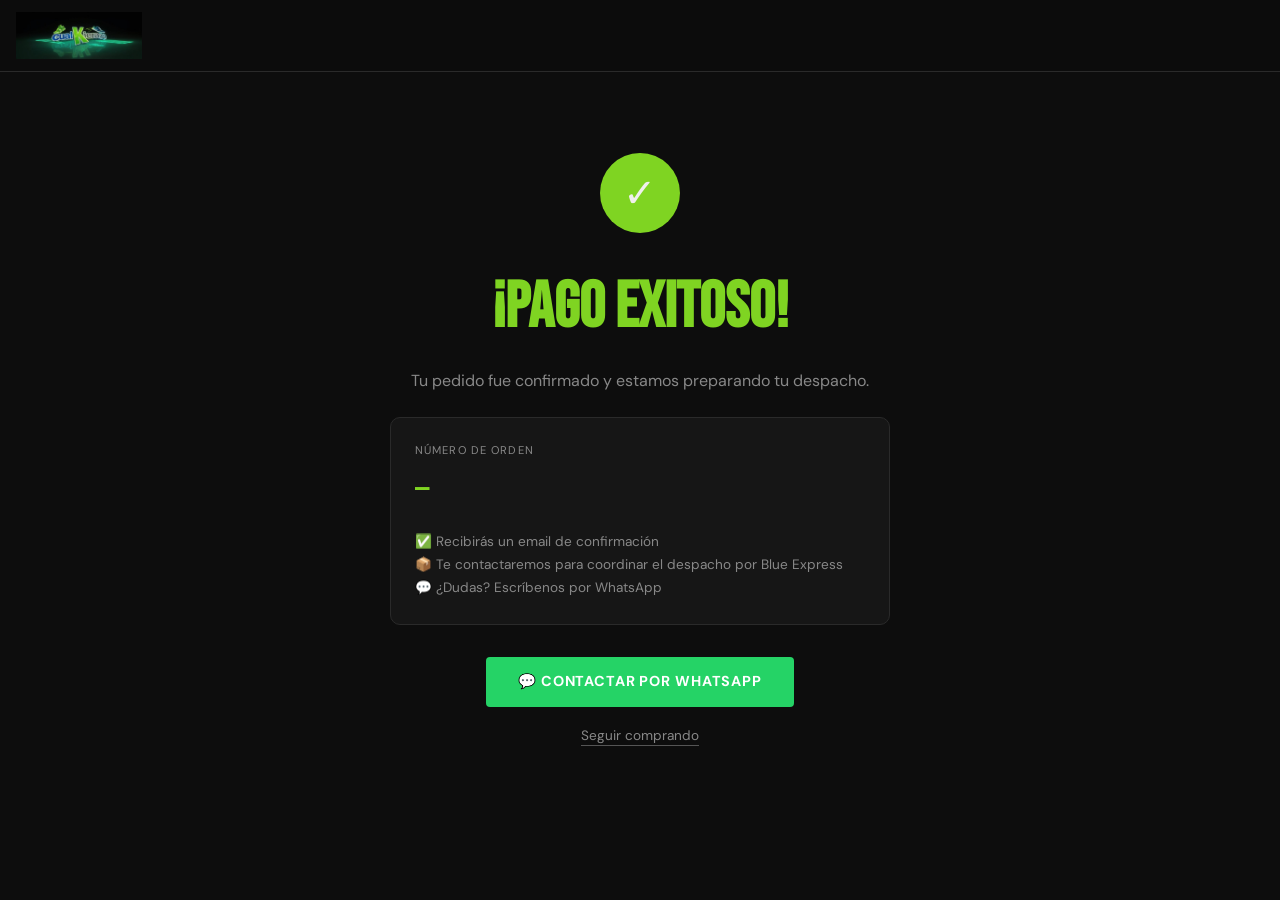
<file: pages/orden-exitosa.html>
<!DOCTYPE html>
<html lang="es">
<head>
  <meta charset="UTF-8" />
  <meta name="viewport" content="width=device-width, initial-scale=1.0" />
  <title>¡Pago exitoso! — CualKiera(e) CHOP</title>
  <link rel="preconnect" href="https://fonts.googleapis.com" />
  <link href="https://fonts.googleapis.com/css2?family=Bebas+Neue&family=DM+Sans:wght@300;400;500&display=swap" rel="stylesheet" />
  <link rel="stylesheet" href="../css/style.css" />
</head>
<body>
  <nav class="nav">
    <a href="../index.html" class="nav-logo">
      <img src="../logo-header.jpg" alt="CualKiera(e) CHOP" class="nav-logo-img" />
    </a>
  </nav>

  <div style="padding-top:var(--nav-h);min-height:100vh;display:flex;align-items:center;justify-content:center;padding:2rem;">
    <div style="max-width:500px;width:100%;text-align:center;">
      <div style="width:80px;height:80px;background:var(--accent);border-radius:50%;display:flex;align-items:center;justify-content:center;font-size:2.5rem;margin:0 auto 1.5rem;">✓</div>
      <h1 style="font-family:var(--font-display);font-size:clamp(2.5rem,6vw,4rem);margin-bottom:0.5rem;color:var(--accent);">¡Pago exitoso!</h1>
      <p style="color:var(--text-muted);margin-bottom:1.5rem;font-size:1rem;">Tu pedido fue confirmado y estamos preparando tu despacho.</p>

      <div style="background:var(--surface);border:1px solid var(--border);border-radius:var(--radius-lg);padding:1.5rem;margin-bottom:2rem;text-align:left;">
        <div style="font-size:0.7rem;letter-spacing:0.1em;text-transform:uppercase;color:var(--text-muted);margin-bottom:0.5rem;">Número de orden</div>
        <div style="font-family:var(--font-display);font-size:1.8rem;color:var(--accent);" id="numeroOrden">—</div>
        <div style="margin-top:1rem;font-size:0.85rem;color:var(--text-muted);line-height:1.7;">
          ✅ Recibirás un email de confirmación<br/>
          📦 Te contactaremos para coordinar el despacho por Blue Express<br/>
          💬 ¿Dudas? Escríbenos por WhatsApp
        </div>
      </div>

      <a href="https://wa.me/56994712263" target="_blank" class="btn-primary btn-wa" style="display:inline-flex;margin-bottom:1rem;">
        💬 Contactar por WhatsApp
      </a>
      <br/>
      <a href="catalogo.html" style="font-size:0.85rem;color:var(--text-muted);border-bottom:1px solid var(--text-dim);padding-bottom:1px;">
        Seguir comprando
      </a>
    </div>
  </div>

  <script>
    const params = new URLSearchParams(window.location.search);
    const orden = params.get('orden') || sessionStorage.getItem('ultimaOrden') || '—';
    document.getElementById('numeroOrden').textContent = orden;
    sessionStorage.removeItem('canasta');
    sessionStorage.removeItem('ultimaOrden');
  </script>
</body>
</html>
</file>
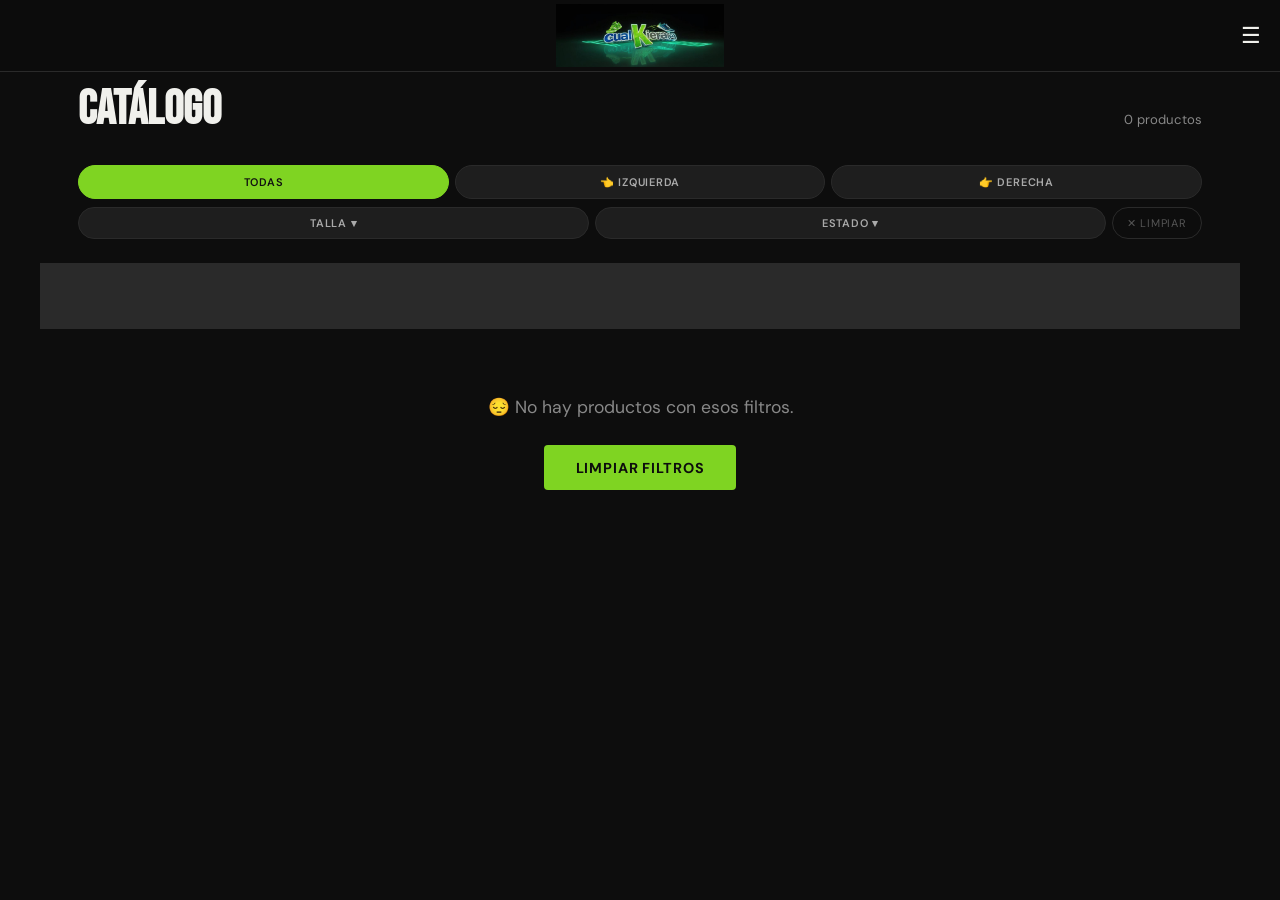
<file: cualki/pages/catalogo.html>
<!DOCTYPE html>
<html lang="es">
<head>
  <meta charset="UTF-8" />
  <meta name="viewport" content="width=device-width, initial-scale=1.0" />
  <title>Catálogo — CualKiera(e) CHOP</title>
  <link rel="preconnect" href="https://fonts.googleapis.com" />
  <link rel="preconnect" href="https://fonts.gstatic.com" crossorigin />
  <link href="https://fonts.googleapis.com/css2?family=Bebas+Neue&family=DM+Sans:wght@300;400;500&display=swap" rel="stylesheet" />
  <link rel="stylesheet" href="../css/style.css" />
  <style>
    /* FILTROS BOTONERA */
    .filtros-wrap {
      max-width: 1200px;
      margin: 0 auto 1.5rem;
      padding: 0 clamp(1rem,3vw,2.5rem);
    }
    .filtros-fila1 {
      display: flex;
      gap: 6px;
      margin-bottom: 8px;
    }
    .btn-pie {
      flex: 1;
      background: #1e1e1e;
      color: #aaa;
      border: 1.5px solid #2a2a2a;
      border-radius: 100px;
      padding: 9px 12px;
      font-size: 11px;
      font-weight: 600;
      letter-spacing: 0.07em;
      text-transform: uppercase;
      cursor: pointer;
      transition: all 0.15s;
      text-align: center;
      font-family: var(--font-body);
    }
    .btn-pie.activo {
      background: #7FD422;
      color: #111;
      border-color: #7FD422;
    }
    .btn-pie:hover:not(.activo) {
      border-color: #7FD422;
      color: #f0f0ec;
    }
    .filtros-fila2 {
      display: flex;
      gap: 6px;
      align-items: center;
    }
    .sel-filtro {
      flex: 1;
      background: #1e1e1e;
      color: #aaa;
      border: 1.5px solid #2a2a2a;
      border-radius: 100px;
      padding: 8px 16px;
      font-size: 11px;
      font-weight: 600;
      letter-spacing: 0.07em;
      text-transform: uppercase;
      cursor: pointer;
      appearance: none;
      outline: none;
      font-family: var(--font-body);
      text-align: center;
    }
    .sel-filtro:focus { border-color: #7FD422; }
    .btn-limpiar {
      background: none;
      color: #555;
      border: 1.5px solid #2a2a2a;
      border-radius: 100px;
      padding: 8px 14px;
      font-size: 11px;
      letter-spacing: 0.07em;
      text-transform: uppercase;
      cursor: pointer;
      font-family: var(--font-body);
      white-space: nowrap;
      transition: color 0.15s;
    }
    .btn-limpiar:hover { color: #ff4747; border-color: #ff4747; }
    .catalogo-topbar2 {
      max-width: 1200px;
      margin: 0 auto 1rem;
      padding: 0 clamp(1rem,3vw,2.5rem);
      display: flex;
      align-items: baseline;
      justify-content: space-between;
    }
    .catalogo-title2 {
      font-family: var(--font-display);
      font-size: clamp(2rem,4vw,3rem);
    }
    .total-productos {
      font-size: 0.82rem;
      color: var(--text-muted);
    }
    .productos-grid2 {
      display: grid;
      grid-template-columns: repeat(auto-fill, minmax(220px, 1fr));
      gap: 1px;
      max-width: 1200px;
      margin: 0 auto;
      background: var(--border);
      border: 1px solid var(--border);
      padding: 0 clamp(1rem,3vw,2.5rem);
      background: transparent;
      border: none;
      padding: clamp(1rem,3vw,2.5rem);
      gap: 12px;
    }
  </style>
</head>
<body>

  <nav class="nav">
    <a href="../index.html" class="nav-logo">
      <img src="../logo-header.jpg" alt="CualKiera(e) CHOP" class="nav-logo-img" />
    </a>
    <div class="nav-links">
      <a href="catalogo.html" class="active">Catálogo</a>
      <a href="nosotros.html">Quiénes Somos</a>
      <a href="faq.html">Preguntas</a>
      <a href="comentarios.html">Comentarios</a>
      <a href="catalogo.html" class="btn-nav">Ver productos</a>
      <button class="canasta-btn" onclick="abrirCanasta()" title="Mi canasta">🛒 <span class="canasta-contador">0</span></button>
    </div>
    <button class="nav-burger" onclick="toggleMenu()">☰</button>
  </nav>
  <div class="nav-mobile" id="navMobile">
    <a href="catalogo.html" onclick="toggleMenu()">Catálogo</a>
    <a href="nosotros.html" onclick="toggleMenu()">Quiénes Somos</a>
    <a href="faq.html" onclick="toggleMenu()">Preguntas</a>
    <a href="comentarios.html" onclick="toggleMenu()">Comentarios</a>
  </div>

  <!-- CANASTA PANEL -->
  <div class="canasta-overlay" id="canastaOverlay" onclick="cerrarCanasta()"></div>
  <div class="canasta-panel" id="canastaPanel">
    <div class="canasta-header">
      <h3>🛒 Mi Canasta</h3>
      <button class="canasta-cerrar" onclick="cerrarCanasta()">✕</button>
    </div>
    <div class="canasta-lista" id="canastaLista"></div>
    <div id="mensajeDescuento" style="display:none;padding:0.7rem 1.5rem;font-size:0.8rem;text-align:center;border-top:1px solid var(--border);line-height:1.5;"></div>
    <div class="canasta-footer">
      <div id="canastaDescuentoRow" style="display:none;justify-content:space-between;font-size:0.82rem;color:#7FD422;margin-bottom:0.4rem;padding-bottom:0.4rem;border-bottom:1px dashed var(--border);">
        <span>🔥 Descuento Mayo 25%</span>
        <span class="descuento-valor" style="color:#ff4747;font-weight:600;">-$0</span>
      </div>
      <div class="canasta-total-row">
        <span class="canasta-total-label">Total</span>
        <span class="canasta-total-precio" id="canastaTotal">$0</span>
      </div>
      <span style="font-size:0.7rem;color:var(--text-dim);">O</span>
        <div style="flex:1;height:1px;background:var(--border);"></div>
      </div>
      <button onclick="consultarPorWhatsApp()" style="width:100%;background:#25D366;color:white;border:none;border-radius:4px;padding:0.75rem;font-size:0.88rem;font-weight:700;letter-spacing:0.06em;text-transform:uppercase;cursor:pointer;font-family:var(--font-body);margin-bottom:0.5rem;">
        💬 Consultar por WhatsApp
      </button>
      <button onclick="limpiarCanasta()" style="width:100%;background:none;border:1px solid var(--border);color:var(--text-muted);padding:0.5rem;border-radius:4px;font-size:0.78rem;cursor:pointer;font-family:var(--font-body);">
        🗑️ Vaciar canasta
      </button>
    </div>
  </div>

  <div style="padding-top: var(--nav-h);">
  </div>



    <!-- TOPBAR -->
    <div class="catalogo-topbar2">
      <h1 class="catalogo-title2">Catálogo</h1>
      <span class="total-productos" id="totalProductos">— productos</span>
    </div>

    <!-- FILTROS -->
    <div class="filtros-wrap">
      <!-- Fila 1: pie -->
      <div class="filtros-fila1">
        <button class="btn-pie activo" onclick="setPie('todos', this)">TODAS</button>
        <button class="btn-pie" onclick="setPie('izq', this)">👈 IZQUIERDA</button>
        <button class="btn-pie" onclick="setPie('der', this)">👉 DERECHA</button>
      </div>
      <!-- Fila 2: talla + estado -->
      <div class="filtros-fila2">
        <select id="selTalla" class="sel-filtro" onchange="setTalla()">
          <option value="">TALLA ▾</option>
        </select>
        <select id="selEstado" class="sel-filtro" onchange="setEstado()">
          <option value="">ESTADO ▾</option>
          <option value="nueva">✨ Nueva</option>
          <option value="usado">🔄 Usada</option>
        </select>
        <button class="btn-limpiar" onclick="limpiarFiltros()">✕ Limpiar</button>
      </div>
    </div>

    <!-- GRID -->
    <div class="productos-grid" id="productosGrid" style="max-width:1200px;margin:0 auto;padding:0 clamp(1rem,3vw,2.5rem) 4rem;">
      <div class="producto-skeleton"></div>
      <div class="producto-skeleton"></div>
      <div class="producto-skeleton"></div>
      <div class="producto-skeleton"></div>
      <div class="producto-skeleton"></div>
      <div class="producto-skeleton"></div>
    </div>

    <div class="empty-state hidden" id="emptyState">
      <p>😔 No hay productos con esos filtros.</p>
      <button onclick="limpiarFiltros()" class="btn-primary">Limpiar filtros</button>
    </div>

  </div>

  <!-- MODAL -->
  <div class="modal-overlay" id="modalOverlay" onclick="closeModal(event)">
    <div class="modal" id="modal">
      <button class="modal-close" onclick="cerrarModal()">✕</button>
      <div class="modal-content" id="modalContent"></div>
    </div>
  </div>

  <!-- CANASTA FLOTANTE -->
  <button class="canasta-flotante" id="canastaFlotante" onclick="abrirCanasta()" style="display:none;">
    🛒 Canasta
    <span class="canasta-flotante-badge" id="canastaBadge">0</span>
  </button>

  <script src="../js/sheets.js"></script>
  <script src="../js/canasta.js"></script>
  <script src="../js/catalogo.js"></script>
</body>
</html>
</file>
<file: cualki/css/style.css>
/* CualKiera(e) CHOP — CSS Principal */
:root {
  --bg: #0d0d0d;
  --surface: #161616;
  --surface2: #1e1e1e;
  --border: #2a2a2a;
  --accent: #7FD422;       /* verde limón del logo */
  --accent2: #1E5FBE;      /* azul del logo */
  --accent-dim: rgba(127,212,34,0.12);
  --text: #f0f0ec;
  --text-muted: #888;
  --text-dim: #555;
  --danger: #ff4747;
  --success: #47ff8e;
  --radius: 4px;
  --radius-lg: 10px;
  --font-display: 'Bebas Neue', sans-serif;
  --font-body: 'DM Sans', sans-serif;
  --transition: 0.2s ease;
  --nav-h: 72px;
}

*, *::before, *::after { box-sizing: border-box; margin: 0; padding: 0; }
html { scroll-behavior: smooth; }
body { background: var(--bg); color: var(--text); font-family: var(--font-body); font-size: 15px; line-height: 1.6; -webkit-font-smoothing: antialiased; overflow-x: hidden; }
a { color: inherit; text-decoration: none; }
img { max-width: 100%; display: block; }
button { cursor: pointer; font-family: var(--font-body); border: none; }
input, select, textarea { font-family: var(--font-body); }

/* NAV */
.nav {
  position: fixed; top: 0; left: 0; right: 0;
  height: var(--nav-h);
  background: rgba(13,13,13,0.97);
  backdrop-filter: blur(12px);
  border-bottom: 1px solid var(--border);
  display: flex; align-items: center; justify-content: center;
  padding: 0 1rem;
  z-index: 1000;
  gap: 0.5rem;
}
.nav-logo { display: flex; align-items: center; justify-content: center; }
.nav-logo img { height: 64px; width: auto; max-width: min(90vw, 700px); display: block; margin: 0 auto; }
.nav-links { display: none; }
.nav-links a { color: var(--text-muted); transition: color var(--transition); }
.nav-links a:hover, .nav-links a.active { color: var(--text); }
.btn-nav { background: var(--accent); color: var(--bg); padding: 0.4rem 1.1rem; border-radius: var(--radius); font-weight: 600; font-size: 0.8rem; letter-spacing: 0.06em; text-transform: uppercase; transition: opacity var(--transition); }
.btn-nav:hover { opacity: 0.85; }
.nav-burger { display: flex; background: none; color: var(--text); font-size: 1.4rem; padding: 0.2rem; position: absolute; right: 1rem; }
.nav-mobile { display: none; position: fixed; top: var(--nav-h); left: 0; right: 0; background: var(--surface); border-bottom: 2px solid var(--accent); flex-direction: column; padding: 1rem clamp(1rem,4vw,3rem); gap: 1rem; z-index: 999; }
.nav-mobile.open { display: flex; }
.nav-mobile a { font-size: 1rem; letter-spacing: 0.05em; text-transform: uppercase; padding: 0.5rem 0; border-bottom: 1px solid var(--border); }

/* BOTONES */
.btn-primary { display: inline-block; background: var(--accent); color: var(--bg); padding: 0.85rem 2rem; border-radius: var(--radius); font-weight: 700; font-size: 0.9rem; letter-spacing: 0.06em; text-transform: uppercase; transition: opacity var(--transition), transform var(--transition); border: none; cursor: pointer; }
.btn-primary:hover { opacity: 0.88; transform: translateY(-1px); }
.btn-outline { background: transparent; border: 2px solid var(--accent); color: var(--accent); }
.btn-full { width: 100%; text-align: center; }
.btn-wa { background: #25D366; color: white; display: inline-flex; align-items: center; gap: 0.5rem; justify-content: center; }
.btn-wa:hover { opacity: 0.88; }
.btn-lg { padding: 1rem 2.5rem; font-size: 1rem; }

/* HERO */
.hero { min-height: 100svh; padding: calc(var(--nav-h) + 4rem) clamp(1.5rem,6vw,5rem) 4rem; display: flex; align-items: center; position: relative; overflow: hidden; border-bottom: 1px solid var(--border); }
.hero-imagen { background-size: cover; background-position: center top; background-repeat: no-repeat; }
.hero-overlay { position: absolute; inset: 0; background: linear-gradient(to right, rgba(13,13,13,0.92) 55%, rgba(13,13,13,0.25) 100%); }
.hero-content { position: relative; z-index: 1; max-width: 640px; }
.hero-tag { display: inline-block; border: 1px solid var(--accent); padding: 0.35rem 0.9rem; border-radius: 100px; font-size: 0.75rem; letter-spacing: 0.1em; text-transform: uppercase; color: var(--accent); margin-bottom: 1.5rem; }
.hero-title { font-family: var(--font-display); font-size: clamp(4rem,10vw,8.5rem); line-height: 0.92; letter-spacing: -0.01em; margin-bottom: 1.5rem; }
.hero-title span { color: var(--accent); }
.hero-sub { color: var(--text-muted); font-size: clamp(0.95rem,2vw,1.1rem); max-width: 460px; margin-bottom: 2.5rem; line-height: 1.7; }

/* SECTION LABEL */
.section-label { display: block; font-size: 0.72rem; letter-spacing: 0.15em; text-transform: uppercase; color: var(--accent2); margin-bottom: 0.8rem; }

/* PARA QUIÉN */
.para-quien { padding: clamp(4rem,8vw,6rem) clamp(1.5rem,6vw,5rem); background: var(--surface); border-bottom: 1px solid var(--border); }
.para-quien-inner { max-width: 1100px; margin: 0 auto; }
.para-quien h2 { font-family: var(--font-display); font-size: clamp(1.8rem,3.5vw,3rem); margin-bottom: 2.5rem; line-height: 1.1; }
.para-quien-grid { display: grid; grid-template-columns: repeat(auto-fit,minmax(220px,1fr)); gap: 1rem; }
.para-quien-card { background: var(--bg); border: 1px solid var(--border); border-radius: var(--radius-lg); padding: 1.5rem; transition: border-color var(--transition); }
.para-quien-card:hover { border-color: var(--accent); }
.pq-icon { font-size: 2rem; margin-bottom: 0.8rem; }
.para-quien-card h3 { font-size: 1rem; font-weight: 500; margin-bottom: 0.5rem; color: var(--text); }
.para-quien-card p { font-size: 0.85rem; color: var(--text-muted); line-height: 1.6; }

/* CONCEPTO */
.concepto { padding: clamp(4rem,8vw,7rem) clamp(1.5rem,6vw,5rem); border-bottom: 1px solid var(--border); }
.concepto-grid { display: grid; grid-template-columns: 1fr 1fr; gap: clamp(2rem,5vw,5rem); align-items: center; max-width: 1100px; margin: 0 auto; }
.concepto-text h2 { font-family: var(--font-display); font-size: clamp(2.2rem,4vw,3.8rem); line-height: 1.05; margin-bottom: 1.2rem; }
.concepto-text p { color: var(--text-muted); line-height: 1.8; margin-bottom: 1rem; }
.concepto-text p strong { color: var(--text); }
.concepto-text p em { color: var(--accent); font-style: normal; font-weight: 500; }
.concepto-pills { display: flex; flex-wrap: wrap; gap: 0.75rem; }
.pill { background: var(--surface); border: 1px solid var(--border); padding: 0.6rem 1.1rem; border-radius: 100px; font-size: 0.85rem; transition: border-color var(--transition), color var(--transition); }
.pill:hover { border-color: var(--accent); color: var(--accent); }

/* BANNER */
.banner-productos { position: relative; border-top: 1px solid var(--border); border-bottom: 1px solid var(--border); overflow: hidden; max-height: 420px; }
.banner-productos img { width: 100%; height: 100%; object-fit: cover; display: block; }
.banner-cta { position: absolute; bottom: 2rem; left: 50%; transform: translateX(-50%); }

/* DESTACADOS */
.destacados { padding: clamp(4rem,8vw,7rem) clamp(1.5rem,6vw,5rem); border-bottom: 1px solid var(--border); }
.section-header { display: flex; align-items: flex-end; justify-content: space-between; flex-wrap: wrap; gap: 1rem; max-width: 1200px; margin: 0 auto 2.5rem; }
.section-header h2 { font-family: var(--font-display); font-size: clamp(2rem,4vw,3rem); }
.link-ver-mas { font-size: 0.82rem; letter-spacing: 0.08em; text-transform: uppercase; color: var(--accent); border-bottom: 1px solid var(--accent); padding-bottom: 1px; }

/* GRID PRODUCTOS */
.productos-grid { display: grid; grid-template-columns: repeat(auto-fill,minmax(240px,1fr)); gap: 1px; max-width: 1200px; margin: 0 auto; background: var(--border); border: 1px solid var(--border); }
.producto-card { background: var(--bg); cursor: pointer; overflow: hidden; transition: background var(--transition); position: relative; }
.producto-card:hover { background: var(--surface); }
.producto-img-wrap { aspect-ratio: 1; overflow: hidden; background: var(--surface2); position: relative; }
.producto-img-wrap img { width: 100%; height: 100%; object-fit: cover; transition: transform 0.4s ease; }
.producto-card:hover .producto-img-wrap img { transform: scale(1.04); }
.producto-pie-badge { position: absolute; top: 0.6rem; left: 0.6rem; background: rgba(13,13,13,0.88); border: 1px solid var(--border); font-size: 0.65rem; letter-spacing: 0.08em; text-transform: uppercase; padding: 0.25rem 0.55rem; border-radius: 100px; backdrop-filter: blur(4px); }
.producto-estado-badge { position: absolute; top: 0.6rem; right: 0.6rem; font-size: 0.62rem; letter-spacing: 0.08em; text-transform: uppercase; padding: 0.25rem 0.55rem; border-radius: 100px; }
.badge-nueva { background: var(--accent); color: var(--bg); }
.badge-usado { background: var(--surface2); border: 1px solid var(--border); color: var(--text-muted); }
.producto-info { padding: 1rem; }
.producto-marca { font-size: 0.68rem; letter-spacing: 0.12em; text-transform: uppercase; color: var(--accent2); margin-bottom: 0.2rem; }
.producto-nombre { font-size: 0.88rem; font-weight: 500; line-height: 1.3; margin-bottom: 0.6rem; }
.producto-meta { display: flex; align-items: center; justify-content: space-between; }
.producto-talla { font-family: var(--font-display); font-size: 1.4rem; }
.producto-precio { font-family: var(--font-display); font-size: 1.3rem; color: var(--accent); }
.producto-skeleton { background: var(--surface); aspect-ratio: 0.8; animation: skeleton-pulse 1.5s ease-in-out infinite; }
@keyframes skeleton-pulse { 0%,100%{opacity:0.4} 50%{opacity:0.7} }

/* CTA FINAL */
.cta-final { padding: clamp(5rem,10vw,9rem) clamp(1.5rem,6vw,5rem); text-align: center; border-bottom: 1px solid var(--border); }
.cta-final h2 { font-family: var(--font-display); font-size: clamp(3rem,7vw,6rem); line-height: 1; margin-bottom: 1rem; }
.cta-final p { color: var(--text-muted); margin-bottom: 2.5rem; font-size: 1.05rem; }

/* FOOTER */
.footer { padding: 2.5rem clamp(1.5rem,6vw,5rem); text-align: center; color: var(--text-dim); font-size: 0.82rem; border-top: 1px solid var(--border); }
.footer-logo { margin-bottom: 1rem; }
.footer-social { display: flex; gap: 1rem; justify-content: center; margin: 1rem 0; }
.footer-social a { color: var(--text-muted); font-size: 0.8rem; letter-spacing: 0.08em; text-transform: uppercase; border-bottom: 1px solid var(--text-dim); padding-bottom: 1px; transition: color var(--transition); }
.footer-social a:hover { color: var(--accent); }
.footer-small { margin-top: 0.4rem; font-size: 0.72rem; }

/* CATÁLOGO */
.catalogo-layout { display: grid; grid-template-columns: 240px 1fr; min-height: 100vh; padding-top: var(--nav-h); }
.filtros-sidebar { position: sticky; top: var(--nav-h); height: calc(100vh - var(--nav-h)); overflow-y: auto; border-right: 1px solid var(--border); padding: 2rem 1.5rem; background: var(--bg); }
.filtros-header { display: flex; align-items: center; justify-content: space-between; margin-bottom: 2rem; }
.filtros-header h3 { font-family: var(--font-display); font-size: 1.4rem; letter-spacing: 0.05em; }
.filtros-clear { background: none; color: var(--text-muted); font-size: 0.75rem; letter-spacing: 0.08em; text-transform: uppercase; border-bottom: 1px solid var(--text-dim); padding-bottom: 1px; transition: color var(--transition); }
.filtros-clear:hover { color: var(--danger); }
.filtro-group { margin-bottom: 1.8rem; }
.filtro-label { display: block; font-size: 0.68rem; letter-spacing: 0.12em; text-transform: uppercase; color: var(--text-muted); margin-bottom: 0.7rem; }
.filtro-options { display: flex; flex-wrap: wrap; gap: 0.4rem; }
.filtro-btn { background: var(--surface); border: 1px solid var(--border); color: var(--text-muted); padding: 0.35rem 0.75rem; border-radius: 100px; font-size: 0.78rem; letter-spacing: 0.04em; transition: all var(--transition); }
.filtro-btn:hover { border-color: var(--accent); color: var(--text); }
.filtro-btn.active { background: var(--accent); color: var(--bg); border-color: var(--accent); font-weight: 600; }
.precio-slider-wrap { display: flex; flex-direction: column; gap: 0.6rem; }
.precio-slider-wrap input[type=range] { width: 100%; accent-color: var(--accent); }
.precio-valor { font-size: 0.82rem; color: var(--text-muted); }
.precio-valor strong { color: var(--text); }
.catalogo-main { padding: 2rem clamp(1rem,3vw,2.5rem); }
.catalogo-topbar { display: flex; align-items: baseline; justify-content: space-between; margin-bottom: 2rem; gap: 1rem; flex-wrap: wrap; }
.catalogo-title { font-family: var(--font-display); font-size: clamp(2rem,4vw,3rem); }
.catalogo-meta { display: flex; align-items: center; gap: 1rem; color: var(--text-muted); font-size: 0.82rem; }
.btn-filtros-toggle { display: none; background: var(--surface); border: 1px solid var(--border); color: var(--text); padding: 0.4rem 0.9rem; border-radius: var(--radius); font-size: 0.8rem; }
.empty-state { text-align: center; padding: 4rem 2rem; color: var(--text-muted); }
.empty-state p { margin-bottom: 1.5rem; font-size: 1.1rem; }
.hidden { display: none !important; }

/* MODAL */
.modal-overlay { display: none; position: fixed; inset: 0; background: rgba(0,0,0,0.85); z-index: 2000; align-items: center; justify-content: center; padding: 1rem; backdrop-filter: blur(6px); }
.modal-overlay.open { display: flex; }
.modal { background: var(--surface); border: 1px solid var(--border); border-radius: var(--radius-lg); max-width: 800px; width: 100%; max-height: 90vh; overflow-y: auto; position: relative; }
.modal-close { position: sticky; top: 1rem; float: right; margin: 1rem 1rem 0 0; background: var(--surface2); border: 1px solid var(--border); color: var(--text); width: 32px; height: 32px; border-radius: 50%; font-size: 0.85rem; display: flex; align-items: center; justify-content: center; z-index: 10; }
.modal-inner { display: grid; grid-template-columns: 1fr 1fr; clear: both; }
.modal-galeria { background: var(--surface2); border-radius: var(--radius-lg) 0 0 var(--radius-lg); overflow: hidden; }
.modal-img-principal { aspect-ratio: 1; overflow: hidden; }
.modal-img-principal img { width: 100%; height: 100%; object-fit: cover; }
.modal-thumbs { display: flex; gap: 4px; padding: 4px; background: var(--bg); }
.modal-thumb { width: 60px; height: 60px; object-fit: cover; cursor: pointer; border: 2px solid transparent; border-radius: 2px; transition: border-color var(--transition); flex-shrink: 0; }
.modal-thumb.active { border-color: var(--accent); }
.modal-info { padding: 2rem; display: flex; flex-direction: column; }
.modal-codigo { font-size: 0.65rem; letter-spacing: 0.12em; text-transform: uppercase; color: var(--text-dim); margin-bottom: 0.3rem; }
.modal-marca { font-size: 0.72rem; letter-spacing: 0.14em; text-transform: uppercase; color: var(--accent2); margin-bottom: 0.5rem; }
.modal-nombre { font-family: var(--font-display); font-size: 1.8rem; line-height: 1.1; margin-bottom: 1.2rem; }
.modal-specs { display: grid; grid-template-columns: 1fr 1fr; gap: 0.8rem; margin-bottom: 1.5rem; }
.spec-item { background: var(--surface2); padding: 0.7rem; border-radius: var(--radius); }
.spec-label { font-size: 0.62rem; letter-spacing: 0.1em; text-transform: uppercase; color: var(--text-muted); display: block; margin-bottom: 0.2rem; }
.spec-value { font-family: var(--font-display); font-size: 1.2rem; }
.modal-descripcion { font-size: 0.85rem; color: var(--text-muted); line-height: 1.7; margin-bottom: 1.5rem; flex: 1; }
.modal-precio { font-family: var(--font-display); font-size: 2.4rem; color: var(--accent); margin-bottom: 1rem; }
.modal-btns { display: flex; flex-direction: column; gap: 0.6rem; }
.modal-aviso { font-size: 0.7rem; color: var(--text-dim); text-align: center; margin-top: 0.4rem; }

/* CHECKOUT */
.checkout-layout { display: grid; grid-template-columns: 1fr 1fr; min-height: 100vh; padding-top: var(--nav-h); }
.checkout-resumen { background: var(--surface); border-right: 1px solid var(--border); padding: 3rem clamp(1.5rem,4vw,3rem); }
.checkout-resumen-title { font-family: var(--font-display); font-size: 1.5rem; margin-bottom: 1rem; }
.checkout-producto-preview { display: flex; gap: 1.2rem; align-items: flex-start; padding: 1.5rem; background: var(--surface2); border: 1px solid var(--border); border-radius: var(--radius-lg); }
.checkout-producto-preview img { width: 80px; height: 80px; object-fit: cover; border-radius: var(--radius); flex-shrink: 0; }
.preview-info { flex: 1; }
.preview-marca { font-size: 0.65rem; letter-spacing: 0.1em; text-transform: uppercase; color: var(--accent2); }
.preview-nombre { font-weight: 500; margin: 0.2rem 0 0.5rem; }
.preview-precio { font-family: var(--font-display); font-size: 1.5rem; color: var(--accent); }
.preview-meta { font-size: 0.8rem; color: var(--text-muted); margin-top: 0.3rem; }
.checkout-form-wrap { padding: 3rem clamp(1.5rem,4vw,3rem); overflow-y: auto; }
.checkout-title { font-family: var(--font-display); font-size: clamp(2rem,4vw,3rem); margin-bottom: 0.5rem; }
.checkout-sub { color: var(--text-muted); margin-bottom: 2rem; font-size: 0.9rem; }
.form-group { margin-bottom: 1.2rem; }
.form-group label { display: block; font-size: 0.72rem; letter-spacing: 0.1em; text-transform: uppercase; color: var(--text-muted); margin-bottom: 0.5rem; }
.form-group input, .form-group select, .form-group textarea { width: 100%; background: var(--surface); border: 1px solid var(--border); color: var(--text); padding: 0.75rem 1rem; border-radius: var(--radius); font-size: 0.9rem; transition: border-color var(--transition); outline: none; }
.form-group input:focus, .form-group select:focus, .form-group textarea:focus { border-color: var(--accent); }
.form-group select option { background: var(--surface2); }
.form-group textarea { resize: vertical; }
.checkout-aviso { background: var(--accent-dim); border: 1px solid rgba(127,212,34,0.2); border-radius: var(--radius-lg); padding: 1.2rem; font-size: 0.82rem; line-height: 1.7; margin-bottom: 1.5rem; color: var(--text-muted); }
.checkout-aviso strong { color: var(--accent); }
.success-state { text-align: center; padding: 3rem 1rem; }
.success-icon { width: 70px; height: 70px; border-radius: 50%; background: var(--success); color: var(--bg); font-size: 2rem; display: flex; align-items: center; justify-content: center; margin: 0 auto 1.5rem; }
.success-state h2 { font-family: var(--font-display); font-size: 2.5rem; margin-bottom: 1rem; }
.success-state p { color: var(--text-muted); margin-bottom: 0.5rem; }

/* RESPONSIVE */
@media (max-width: 900px) {
  .nav-links { display: none; }
  .nav-burger { display: block; }
  .concepto-grid { grid-template-columns: 1fr; }
  .catalogo-layout { grid-template-columns: 1fr; }
  .filtros-sidebar { position: static; height: auto; border-right: none; border-bottom: 1px solid var(--border); display: none; }
  .filtros-sidebar.visible { display: block; }
  .btn-filtros-toggle { display: flex; }
  .modal-inner { grid-template-columns: 1fr; }
  .modal-galeria { border-radius: var(--radius-lg) var(--radius-lg) 0 0; }
  .modal-img-principal { max-height: 280px; }
  .checkout-layout { grid-template-columns: 1fr; }
  .checkout-resumen { border-right: none; border-bottom: 1px solid var(--border); }
  .para-quien-grid { grid-template-columns: 1fr 1fr; }
  .banner-productos { max-height: 260px; }
}
@media (max-width: 480px) {
  .productos-grid { grid-template-columns: repeat(auto-fill,minmax(160px,1fr)); }
  .para-quien-grid { grid-template-columns: 1fr; }
  .modal-specs { grid-template-columns: 1fr 1fr; }
}

/* ===== CANASTA ===== */
.canasta-btn {
  position: relative;
  background: none;
  border: none;
  color: var(--text);
  font-size: 1.3rem;
  cursor: pointer;
  padding: 0.2rem;
  display: flex;
  align-items: center;
}
.canasta-contador {
  position: absolute;
  top: -6px;
  right: -8px;
  background: var(--accent);
  color: var(--bg);
  font-size: 0.6rem;
  font-weight: 700;
  width: 18px;
  height: 18px;
  border-radius: 50%;
  display: none;
  align-items: center;
  justify-content: center;
}

.canasta-overlay {
  display: none;
  position: fixed;
  inset: 0;
  background: rgba(0,0,0,0.6);
  z-index: 3000;
  backdrop-filter: blur(4px);
}
.canasta-overlay.open { display: block; }

.canasta-panel {
  position: fixed;
  top: 0;
  right: -100%;
  width: min(420px, 100vw);
  height: 100vh;
  background: var(--surface);
  border-left: 1px solid var(--border);
  z-index: 3001;
  display: flex;
  flex-direction: column;
  transition: right 0.3s ease;
}
.canasta-panel.open { right: 0; }

.canasta-header {
  display: flex;
  align-items: center;
  justify-content: space-between;
  padding: 1.5rem;
  border-bottom: 1px solid var(--border);
}
.canasta-header h3 {
  font-family: var(--font-display);
  font-size: 1.5rem;
  letter-spacing: 0.05em;
}
.canasta-cerrar {
  background: var(--surface2);
  border: 1px solid var(--border);
  color: var(--text);
  width: 32px;
  height: 32px;
  border-radius: 50%;
  font-size: 0.85rem;
  display: flex;
  align-items: center;
  justify-content: center;
  cursor: pointer;
}
.canasta-lista {
  flex: 1;
  overflow-y: auto;
  padding: 0 1.5rem;
}
.canasta-footer {
  padding: 1.5rem;
  border-top: 1px solid var(--border);
  background: var(--bg);
}
.canasta-total-row {
  display: flex;
  justify-content: space-between;
  align-items: center;
  margin-bottom: 1rem;
}
.canasta-total-label {
  font-size: 0.8rem;
  letter-spacing: 0.1em;
  text-transform: uppercase;
  color: var(--text-muted);
}
.canasta-total-precio {
  font-family: var(--font-display);
  font-size: 2rem;
  color: var(--accent);
}

@keyframes fadeInUp {
  from { opacity: 0; transform: translate(-50%, 10px); }
  to { opacity: 1; transform: translate(-50%, 0); }
}

/* ===== CANASTA FLOTANTE ===== */
.canasta-flotante {
  position: fixed;
  bottom: 2rem;
  right: 2rem;
  z-index: 2000;
  background: var(--accent);
  color: var(--bg);
  border: none;
  border-radius: 100px;
  padding: 0.9rem 1.4rem;
  font-size: 0.9rem;
  font-weight: 700;
  letter-spacing: 0.06em;
  text-transform: uppercase;
  cursor: pointer;
  display: flex;
  align-items: center;
  gap: 0.6rem;
  box-shadow: 0 4px 20px rgba(127,212,34,0.4);
  transition: transform 0.2s, opacity 0.2s;
  font-family: var(--font-body);
}
.canasta-flotante:hover { transform: translateY(-2px); }
.canasta-flotante-badge {
  background: var(--bg);
  color: var(--accent);
  font-size: 0.7rem;
  font-weight: 700;
  width: 20px;
  height: 20px;
  border-radius: 50%;
  display: flex;
  align-items: center;
  justify-content: center;
}

/* ===== LOGO HEADER ===== */
.nav-logo-img {
  height: 80px;
  width: auto;
  max-width: min(85vw, 750px);
  object-fit: contain;
  display: block;
  margin: 0 auto;
}

/* ===== BANNER OFERTA ===== */
.banner-oferta {
  background: linear-gradient(135deg, #1a3a1a 0%, #0d2e0d 50%, #1a3a1a 100%);
  border-bottom: 2px solid var(--accent);
  border-top: 2px solid var(--accent);
  padding: 0.7rem clamp(1rem,4vw,3rem);
  text-align: center;
  position: relative;
  overflow: hidden;
}
.banner-oferta::before {
  content: '';
  position: absolute;
  inset: 0;
  background: repeating-linear-gradient(
    90deg,
    transparent,
    transparent 100px,
    rgba(127,212,34,0.03) 100px,
    rgba(127,212,34,0.03) 200px
  );
}
.banner-oferta-inner {
  position: relative;
  display: flex;
  align-items: center;
  justify-content: center;
  flex-wrap: wrap;
  gap: 0.5rem;
}
.banner-oferta-tag {
  background: var(--accent);
  color: var(--bg);
  font-size: 0.65rem;
  font-weight: 700;
  letter-spacing: 0.12em;
  text-transform: uppercase;
  padding: 0.2rem 0.6rem;
  border-radius: 100px;
}
.banner-oferta-texto {
  font-size: 0.88rem;
  font-weight: 500;
  color: var(--text);
  letter-spacing: 0.02em;
}
.banner-oferta-texto strong { color: var(--accent); }
.banner-oferta-small {
  font-size: 0.7rem;
  color: var(--text-muted);
  width: 100%;
  text-align: center;
}

/* ===== DESCUENTO EN CANASTA ===== */
.precio-original {
  text-decoration: line-through;
  color: var(--text-dim);
  font-size: 0.85em;
  margin-right: 0.3rem;
}
.precio-descuento { color: var(--accent); }
.descuento-badge {
  background: #ff4747;
  color: white;
  font-size: 0.6rem;
  font-weight: 700;
  padding: 0.15rem 0.4rem;
  border-radius: 100px;
  letter-spacing: 0.06em;
}
.canasta-descuento-row {
  display: flex;
  justify-content: space-between;
  font-size: 0.82rem;
  color: var(--accent);
  margin-bottom: 0.4rem;
  padding-bottom: 0.4rem;
  border-bottom: 1px dashed var(--border);
}

@media (max-width: 480px) {
  .nav-logo-img { height: 60px; max-width: 85vw; }
}
</file>
<file: css/style.css>
/* CualKiera(e) CHOP — CSS Principal */
:root {
  --bg: #0d0d0d;
  --surface: #161616;
  --surface2: #1e1e1e;
  --border: #2a2a2a;
  --accent: #7FD422;       /* verde limón del logo */
  --accent2: #1E5FBE;      /* azul del logo */
  --accent-dim: rgba(127,212,34,0.12);
  --text: #f0f0ec;
  --text-muted: #888;
  --text-dim: #555;
  --danger: #ff4747;
  --success: #47ff8e;
  --radius: 4px;
  --radius-lg: 10px;
  --font-display: 'Bebas Neue', sans-serif;
  --font-body: 'DM Sans', sans-serif;
  --transition: 0.2s ease;
  --nav-h: 72px;
}

*, *::before, *::after { box-sizing: border-box; margin: 0; padding: 0; }
html { scroll-behavior: smooth; }
body { background: var(--bg); color: var(--text); font-family: var(--font-body); font-size: 15px; line-height: 1.6; -webkit-font-smoothing: antialiased; overflow-x: hidden; }
a { color: inherit; text-decoration: none; }
img { max-width: 100%; display: block; }
button { cursor: pointer; font-family: var(--font-body); border: none; }
input, select, textarea { font-family: var(--font-body); }

/* NAV */
.nav {
  position: fixed; top: 0; left: 0; right: 0;
  height: var(--nav-h);
  background: rgba(13,13,13,0.97);
  backdrop-filter: blur(12px);
  border-bottom: 1px solid var(--border);
  display: flex; align-items: center; justify-content: space-between;
  padding: 0 1rem;
  z-index: 1000;
  gap: 0.5rem;
}
.nav-logo img { height: 48px; width: auto; display: block; }
.nav-links { display: flex; align-items: center; gap: 2rem; font-size: 0.85rem; letter-spacing: 0.08em; text-transform: uppercase; }
.nav-links a { color: var(--text-muted); transition: color var(--transition); }
.nav-links a:hover, .nav-links a.active { color: var(--text); }
.btn-nav { background: var(--accent); color: var(--bg); padding: 0.4rem 1.1rem; border-radius: var(--radius); font-weight: 600; font-size: 0.8rem; letter-spacing: 0.06em; text-transform: uppercase; transition: opacity var(--transition); }
.btn-nav:hover { opacity: 0.85; }
.nav-burger { display: none; background: none; color: var(--text); font-size: 1.4rem; padding: 0.2rem; }
.nav-mobile { display: none; position: fixed; top: var(--nav-h); left: 0; right: 0; background: var(--surface); border-bottom: 2px solid var(--accent); flex-direction: column; padding: 1rem clamp(1rem,4vw,3rem); gap: 1rem; z-index: 999; }
.nav-mobile.open { display: flex; }
.nav-mobile a { font-size: 1rem; letter-spacing: 0.05em; text-transform: uppercase; padding: 0.5rem 0; border-bottom: 1px solid var(--border); }

/* BOTONES */
.btn-primary { display: inline-block; background: var(--accent); color: var(--bg); padding: 0.85rem 2rem; border-radius: var(--radius); font-weight: 700; font-size: 0.9rem; letter-spacing: 0.06em; text-transform: uppercase; transition: opacity var(--transition), transform var(--transition); border: none; cursor: pointer; }
.btn-primary:hover { opacity: 0.88; transform: translateY(-1px); }
.btn-outline { background: transparent; border: 2px solid var(--accent); color: var(--accent); }
.btn-full { width: 100%; text-align: center; }
.btn-wa { background: #25D366; color: white; display: inline-flex; align-items: center; gap: 0.5rem; justify-content: center; }
.btn-wa:hover { opacity: 0.88; }
.btn-lg { padding: 1rem 2.5rem; font-size: 1rem; }

/* HERO */
.hero { min-height: 100svh; padding: calc(var(--nav-h) + 4rem) clamp(1.5rem,6vw,5rem) 4rem; display: flex; align-items: center; position: relative; overflow: hidden; border-bottom: 1px solid var(--border); }
.hero-imagen { background-size: cover; background-position: center top; background-repeat: no-repeat; }
.hero-overlay { position: absolute; inset: 0; background: linear-gradient(to right, rgba(13,13,13,0.92) 55%, rgba(13,13,13,0.25) 100%); }
.hero-content { position: relative; z-index: 1; max-width: 640px; }
.hero-tag { display: inline-block; border: 1px solid var(--accent); padding: 0.35rem 0.9rem; border-radius: 100px; font-size: 0.75rem; letter-spacing: 0.1em; text-transform: uppercase; color: var(--accent); margin-bottom: 1.5rem; }
.hero-title { font-family: var(--font-display); font-size: clamp(4rem,10vw,8.5rem); line-height: 0.92; letter-spacing: -0.01em; margin-bottom: 1.5rem; }
.hero-title span { color: var(--accent); }
.hero-sub { color: var(--text-muted); font-size: clamp(0.95rem,2vw,1.1rem); max-width: 460px; margin-bottom: 2.5rem; line-height: 1.7; }

/* SECTION LABEL */
.section-label { display: block; font-size: 0.72rem; letter-spacing: 0.15em; text-transform: uppercase; color: var(--accent2); margin-bottom: 0.8rem; }

/* PARA QUIÉN */
.para-quien { padding: clamp(4rem,8vw,6rem) clamp(1.5rem,6vw,5rem); background: var(--surface); border-bottom: 1px solid var(--border); }
.para-quien-inner { max-width: 1100px; margin: 0 auto; }
.para-quien h2 { font-family: var(--font-display); font-size: clamp(1.8rem,3.5vw,3rem); margin-bottom: 2.5rem; line-height: 1.1; }
.para-quien-grid { display: grid; grid-template-columns: repeat(auto-fit,minmax(220px,1fr)); gap: 1rem; }
.para-quien-card { background: var(--bg); border: 1px solid var(--border); border-radius: var(--radius-lg); padding: 1.5rem; transition: border-color var(--transition); }
.para-quien-card:hover { border-color: var(--accent); }
.pq-icon { font-size: 2rem; margin-bottom: 0.8rem; }
.para-quien-card h3 { font-size: 1rem; font-weight: 500; margin-bottom: 0.5rem; color: var(--text); }
.para-quien-card p { font-size: 0.85rem; color: var(--text-muted); line-height: 1.6; }

/* CONCEPTO */
.concepto { padding: clamp(4rem,8vw,7rem) clamp(1.5rem,6vw,5rem); border-bottom: 1px solid var(--border); }
.concepto-grid { display: grid; grid-template-columns: 1fr 1fr; gap: clamp(2rem,5vw,5rem); align-items: center; max-width: 1100px; margin: 0 auto; }
.concepto-text h2 { font-family: var(--font-display); font-size: clamp(2.2rem,4vw,3.8rem); line-height: 1.05; margin-bottom: 1.2rem; }
.concepto-text p { color: var(--text-muted); line-height: 1.8; margin-bottom: 1rem; }
.concepto-text p strong { color: var(--text); }
.concepto-text p em { color: var(--accent); font-style: normal; font-weight: 500; }
.concepto-pills { display: flex; flex-wrap: wrap; gap: 0.75rem; }
.pill { background: var(--surface); border: 1px solid var(--border); padding: 0.6rem 1.1rem; border-radius: 100px; font-size: 0.85rem; transition: border-color var(--transition), color var(--transition); }
.pill:hover { border-color: var(--accent); color: var(--accent); }

/* BANNER */
.banner-productos { position: relative; border-top: 1px solid var(--border); border-bottom: 1px solid var(--border); overflow: hidden; max-height: 420px; }
.banner-productos img { width: 100%; height: 100%; object-fit: cover; display: block; }
.banner-cta { position: absolute; bottom: 2rem; left: 50%; transform: translateX(-50%); }

/* DESTACADOS */
.destacados { padding: clamp(4rem,8vw,7rem) clamp(1.5rem,6vw,5rem); border-bottom: 1px solid var(--border); }
.section-header { display: flex; align-items: flex-end; justify-content: space-between; flex-wrap: wrap; gap: 1rem; max-width: 1200px; margin: 0 auto 2.5rem; }
.section-header h2 { font-family: var(--font-display); font-size: clamp(2rem,4vw,3rem); }
.link-ver-mas { font-size: 0.82rem; letter-spacing: 0.08em; text-transform: uppercase; color: var(--accent); border-bottom: 1px solid var(--accent); padding-bottom: 1px; }

/* GRID PRODUCTOS */
.productos-grid { display: grid; grid-template-columns: repeat(auto-fill,minmax(240px,1fr)); gap: 1px; max-width: 1200px; margin: 0 auto; background: var(--border); border: 1px solid var(--border); }
.producto-card { background: var(--bg); cursor: pointer; overflow: hidden; transition: background var(--transition); position: relative; }
.producto-card:hover { background: var(--surface); }
.producto-img-wrap { aspect-ratio: 1; overflow: hidden; background: var(--surface2); position: relative; }
.producto-img-wrap img { width: 100%; height: 100%; object-fit: cover; transition: transform 0.4s ease; }
.producto-card:hover .producto-img-wrap img { transform: scale(1.04); }
.producto-pie-badge { position: absolute; top: 0.6rem; left: 0.6rem; background: rgba(13,13,13,0.88); border: 1px solid var(--border); font-size: 0.65rem; letter-spacing: 0.08em; text-transform: uppercase; padding: 0.25rem 0.55rem; border-radius: 100px; backdrop-filter: blur(4px); }
.producto-estado-badge { position: absolute; top: 0.6rem; right: 0.6rem; font-size: 0.62rem; letter-spacing: 0.08em; text-transform: uppercase; padding: 0.25rem 0.55rem; border-radius: 100px; }
.badge-nueva { background: var(--accent); color: var(--bg); }
.badge-usado { background: var(--surface2); border: 1px solid var(--border); color: var(--text-muted); }
.producto-info { padding: 1rem; }
.producto-marca { font-size: 0.68rem; letter-spacing: 0.12em; text-transform: uppercase; color: var(--accent2); margin-bottom: 0.2rem; }
.producto-nombre { font-size: 0.88rem; font-weight: 500; line-height: 1.3; margin-bottom: 0.6rem; }
.producto-meta { display: flex; align-items: center; justify-content: space-between; }
.producto-talla { font-family: var(--font-display); font-size: 1.4rem; }
.producto-precio { font-family: var(--font-display); font-size: 1.3rem; color: var(--accent); }
.producto-skeleton { background: var(--surface); aspect-ratio: 0.8; animation: skeleton-pulse 1.5s ease-in-out infinite; }
@keyframes skeleton-pulse { 0%,100%{opacity:0.4} 50%{opacity:0.7} }

/* CTA FINAL */
.cta-final { padding: clamp(5rem,10vw,9rem) clamp(1.5rem,6vw,5rem); text-align: center; border-bottom: 1px solid var(--border); }
.cta-final h2 { font-family: var(--font-display); font-size: clamp(3rem,7vw,6rem); line-height: 1; margin-bottom: 1rem; }
.cta-final p { color: var(--text-muted); margin-bottom: 2.5rem; font-size: 1.05rem; }

/* FOOTER */
.footer { padding: 2.5rem clamp(1.5rem,6vw,5rem); text-align: center; color: var(--text-dim); font-size: 0.82rem; border-top: 1px solid var(--border); }
.footer-logo { margin-bottom: 1rem; }
.footer-social { display: flex; gap: 1rem; justify-content: center; margin: 1rem 0; }
.footer-social a { color: var(--text-muted); font-size: 0.8rem; letter-spacing: 0.08em; text-transform: uppercase; border-bottom: 1px solid var(--text-dim); padding-bottom: 1px; transition: color var(--transition); }
.footer-social a:hover { color: var(--accent); }
.footer-small { margin-top: 0.4rem; font-size: 0.72rem; }

/* CATÁLOGO */
.catalogo-layout { display: grid; grid-template-columns: 240px 1fr; min-height: 100vh; padding-top: var(--nav-h); }
.filtros-sidebar { position: sticky; top: var(--nav-h); height: calc(100vh - var(--nav-h)); overflow-y: auto; border-right: 1px solid var(--border); padding: 2rem 1.5rem; background: var(--bg); }
.filtros-header { display: flex; align-items: center; justify-content: space-between; margin-bottom: 2rem; }
.filtros-header h3 { font-family: var(--font-display); font-size: 1.4rem; letter-spacing: 0.05em; }
.filtros-clear { background: none; color: var(--text-muted); font-size: 0.75rem; letter-spacing: 0.08em; text-transform: uppercase; border-bottom: 1px solid var(--text-dim); padding-bottom: 1px; transition: color var(--transition); }
.filtros-clear:hover { color: var(--danger); }
.filtro-group { margin-bottom: 1.8rem; }
.filtro-label { display: block; font-size: 0.68rem; letter-spacing: 0.12em; text-transform: uppercase; color: var(--text-muted); margin-bottom: 0.7rem; }
.filtro-options { display: flex; flex-wrap: wrap; gap: 0.4rem; }
.filtro-btn { background: var(--surface); border: 1px solid var(--border); color: var(--text-muted); padding: 0.35rem 0.75rem; border-radius: 100px; font-size: 0.78rem; letter-spacing: 0.04em; transition: all var(--transition); }
.filtro-btn:hover { border-color: var(--accent); color: var(--text); }
.filtro-btn.active { background: var(--accent); color: var(--bg); border-color: var(--accent); font-weight: 600; }
.precio-slider-wrap { display: flex; flex-direction: column; gap: 0.6rem; }
.precio-slider-wrap input[type=range] { width: 100%; accent-color: var(--accent); }
.precio-valor { font-size: 0.82rem; color: var(--text-muted); }
.precio-valor strong { color: var(--text); }
.catalogo-main { padding: 2rem clamp(1rem,3vw,2.5rem); }
.catalogo-topbar { display: flex; align-items: baseline; justify-content: space-between; margin-bottom: 2rem; gap: 1rem; flex-wrap: wrap; }
.catalogo-title { font-family: var(--font-display); font-size: clamp(2rem,4vw,3rem); }
.catalogo-meta { display: flex; align-items: center; gap: 1rem; color: var(--text-muted); font-size: 0.82rem; }
.btn-filtros-toggle { display: none; background: var(--surface); border: 1px solid var(--border); color: var(--text); padding: 0.4rem 0.9rem; border-radius: var(--radius); font-size: 0.8rem; }
.empty-state { text-align: center; padding: 4rem 2rem; color: var(--text-muted); }
.empty-state p { margin-bottom: 1.5rem; font-size: 1.1rem; }
.hidden { display: none !important; }

/* MODAL */
.modal-overlay { display: none; position: fixed; inset: 0; background: rgba(0,0,0,0.85); z-index: 2000; align-items: center; justify-content: center; padding: 1rem; backdrop-filter: blur(6px); }
.modal-overlay.open { display: flex; }
.modal { background: var(--surface); border: 1px solid var(--border); border-radius: var(--radius-lg); max-width: 800px; width: 100%; max-height: 90vh; overflow-y: auto; position: relative; }
.modal-close { position: sticky; top: 1rem; float: right; margin: 1rem 1rem 0 0; background: var(--surface2); border: 1px solid var(--border); color: var(--text); width: 32px; height: 32px; border-radius: 50%; font-size: 0.85rem; display: flex; align-items: center; justify-content: center; z-index: 10; }
.modal-inner { display: grid; grid-template-columns: 1fr 1fr; clear: both; }
.modal-galeria { background: var(--surface2); border-radius: var(--radius-lg) 0 0 var(--radius-lg); overflow: hidden; }
.modal-img-principal { aspect-ratio: 1; overflow: hidden; }
.modal-img-principal img { width: 100%; height: 100%; object-fit: cover; }
.modal-thumbs { display: flex; gap: 4px; padding: 4px; background: var(--bg); }
.modal-thumb { width: 60px; height: 60px; object-fit: cover; cursor: pointer; border: 2px solid transparent; border-radius: 2px; transition: border-color var(--transition); flex-shrink: 0; }
.modal-thumb.active { border-color: var(--accent); }
.modal-info { padding: 2rem; display: flex; flex-direction: column; }
.modal-codigo { font-size: 0.65rem; letter-spacing: 0.12em; text-transform: uppercase; color: var(--text-dim); margin-bottom: 0.3rem; }
.modal-marca { font-size: 0.72rem; letter-spacing: 0.14em; text-transform: uppercase; color: var(--accent2); margin-bottom: 0.5rem; }
.modal-nombre { font-family: var(--font-display); font-size: 1.8rem; line-height: 1.1; margin-bottom: 1.2rem; }
.modal-specs { display: grid; grid-template-columns: 1fr 1fr; gap: 0.8rem; margin-bottom: 1.5rem; }
.spec-item { background: var(--surface2); padding: 0.7rem; border-radius: var(--radius); }
.spec-label { font-size: 0.62rem; letter-spacing: 0.1em; text-transform: uppercase; color: var(--text-muted); display: block; margin-bottom: 0.2rem; }
.spec-value { font-family: var(--font-display); font-size: 1.2rem; }
.modal-descripcion { font-size: 0.85rem; color: var(--text-muted); line-height: 1.7; margin-bottom: 1.5rem; flex: 1; }
.modal-precio { font-family: var(--font-display); font-size: 2.4rem; color: var(--accent); margin-bottom: 1rem; }
.modal-btns { display: flex; flex-direction: column; gap: 0.6rem; }
.modal-aviso { font-size: 0.7rem; color: var(--text-dim); text-align: center; margin-top: 0.4rem; }

/* CHECKOUT */
.checkout-layout { display: grid; grid-template-columns: 1fr 1fr; min-height: 100vh; padding-top: var(--nav-h); }
.checkout-resumen { background: var(--surface); border-right: 1px solid var(--border); padding: 3rem clamp(1.5rem,4vw,3rem); }
.checkout-resumen-title { font-family: var(--font-display); font-size: 1.5rem; margin-bottom: 1rem; }
.checkout-producto-preview { display: flex; gap: 1.2rem; align-items: flex-start; padding: 1.5rem; background: var(--surface2); border: 1px solid var(--border); border-radius: var(--radius-lg); }
.checkout-producto-preview img { width: 80px; height: 80px; object-fit: cover; border-radius: var(--radius); flex-shrink: 0; }
.preview-info { flex: 1; }
.preview-marca { font-size: 0.65rem; letter-spacing: 0.1em; text-transform: uppercase; color: var(--accent2); }
.preview-nombre { font-weight: 500; margin: 0.2rem 0 0.5rem; }
.preview-precio { font-family: var(--font-display); font-size: 1.5rem; color: var(--accent); }
.preview-meta { font-size: 0.8rem; color: var(--text-muted); margin-top: 0.3rem; }
.checkout-form-wrap { padding: 3rem clamp(1.5rem,4vw,3rem); overflow-y: auto; }
.checkout-title { font-family: var(--font-display); font-size: clamp(2rem,4vw,3rem); margin-bottom: 0.5rem; }
.checkout-sub { color: var(--text-muted); margin-bottom: 2rem; font-size: 0.9rem; }
.form-group { margin-bottom: 1.2rem; }
.form-group label { display: block; font-size: 0.72rem; letter-spacing: 0.1em; text-transform: uppercase; color: var(--text-muted); margin-bottom: 0.5rem; }
.form-group input, .form-group select, .form-group textarea { width: 100%; background: var(--surface); border: 1px solid var(--border); color: var(--text); padding: 0.75rem 1rem; border-radius: var(--radius); font-size: 0.9rem; transition: border-color var(--transition); outline: none; }
.form-group input:focus, .form-group select:focus, .form-group textarea:focus { border-color: var(--accent); }
.form-group select option { background: var(--surface2); }
.form-group textarea { resize: vertical; }
.checkout-aviso { background: var(--accent-dim); border: 1px solid rgba(127,212,34,0.2); border-radius: var(--radius-lg); padding: 1.2rem; font-size: 0.82rem; line-height: 1.7; margin-bottom: 1.5rem; color: var(--text-muted); }
.checkout-aviso strong { color: var(--accent); }
.success-state { text-align: center; padding: 3rem 1rem; }
.success-icon { width: 70px; height: 70px; border-radius: 50%; background: var(--success); color: var(--bg); font-size: 2rem; display: flex; align-items: center; justify-content: center; margin: 0 auto 1.5rem; }
.success-state h2 { font-family: var(--font-display); font-size: 2.5rem; margin-bottom: 1rem; }
.success-state p { color: var(--text-muted); margin-bottom: 0.5rem; }

/* RESPONSIVE */
@media (max-width: 900px) {
  .nav-links { display: none; }
  .nav-burger { display: block; }
  .concepto-grid { grid-template-columns: 1fr; }
  .catalogo-layout { grid-template-columns: 1fr; }
  .filtros-sidebar { position: static; height: auto; border-right: none; border-bottom: 1px solid var(--border); display: none; }
  .filtros-sidebar.visible { display: block; }
  .btn-filtros-toggle { display: flex; }
  .modal-inner { grid-template-columns: 1fr; }
  .modal-galeria { border-radius: var(--radius-lg) var(--radius-lg) 0 0; }
  .modal-img-principal { max-height: 280px; }
  .checkout-layout { grid-template-columns: 1fr; }
  .checkout-resumen { border-right: none; border-bottom: 1px solid var(--border); }
  .para-quien-grid { grid-template-columns: 1fr 1fr; }
  .banner-productos { max-height: 260px; }
}
@media (max-width: 480px) {
  .productos-grid { grid-template-columns: repeat(auto-fill,minmax(160px,1fr)); }
  .para-quien-grid { grid-template-columns: 1fr; }
  .modal-specs { grid-template-columns: 1fr 1fr; }
}

/* ===== CANASTA ===== */
.canasta-btn {
  position: relative;
  background: none;
  border: none;
  color: var(--text);
  font-size: 1.3rem;
  cursor: pointer;
  padding: 0.2rem;
  display: flex;
  align-items: center;
}
.canasta-contador {
  position: absolute;
  top: -6px;
  right: -8px;
  background: var(--accent);
  color: var(--bg);
  font-size: 0.6rem;
  font-weight: 700;
  width: 18px;
  height: 18px;
  border-radius: 50%;
  display: none;
  align-items: center;
  justify-content: center;
}

.canasta-overlay {
  display: none;
  position: fixed;
  inset: 0;
  background: rgba(0,0,0,0.6);
  z-index: 3000;
  backdrop-filter: blur(4px);
}
.canasta-overlay.open { display: block; }

.canasta-panel {
  position: fixed;
  top: 0;
  right: -100%;
  width: min(420px, 100vw);
  height: 100vh;
  background: var(--surface);
  border-left: 1px solid var(--border);
  z-index: 3001;
  display: flex;
  flex-direction: column;
  transition: right 0.3s ease;
}
.canasta-panel.open { right: 0; }

.canasta-header {
  display: flex;
  align-items: center;
  justify-content: space-between;
  padding: 1.5rem;
  border-bottom: 1px solid var(--border);
}
.canasta-header h3 {
  font-family: var(--font-display);
  font-size: 1.5rem;
  letter-spacing: 0.05em;
}
.canasta-cerrar {
  background: var(--surface2);
  border: 1px solid var(--border);
  color: var(--text);
  width: 32px;
  height: 32px;
  border-radius: 50%;
  font-size: 0.85rem;
  display: flex;
  align-items: center;
  justify-content: center;
  cursor: pointer;
}
.canasta-lista {
  flex: 1;
  overflow-y: auto;
  padding: 0 1.5rem;
}
.canasta-footer {
  padding: 1.5rem;
  border-top: 1px solid var(--border);
  background: var(--bg);
}
.canasta-total-row {
  display: flex;
  justify-content: space-between;
  align-items: center;
  margin-bottom: 1rem;
}
.canasta-total-label {
  font-size: 0.8rem;
  letter-spacing: 0.1em;
  text-transform: uppercase;
  color: var(--text-muted);
}
.canasta-total-precio {
  font-family: var(--font-display);
  font-size: 2rem;
  color: var(--accent);
}

@keyframes fadeInUp {
  from { opacity: 0; transform: translate(-50%, 10px); }
  to { opacity: 1; transform: translate(-50%, 0); }
}

/* ===== CANASTA FLOTANTE ===== */
.canasta-flotante {
  position: fixed;
  bottom: 2rem;
  right: 2rem;
  z-index: 2000;
  background: var(--accent);
  color: var(--bg);
  border: none;
  border-radius: 100px;
  padding: 0.9rem 1.4rem;
  font-size: 0.9rem;
  font-weight: 700;
  letter-spacing: 0.06em;
  text-transform: uppercase;
  cursor: pointer;
  display: flex;
  align-items: center;
  gap: 0.6rem;
  box-shadow: 0 4px 20px rgba(127,212,34,0.4);
  transition: transform 0.2s, opacity 0.2s;
  font-family: var(--font-body);
}
.canasta-flotante:hover { transform: translateY(-2px); }
.canasta-flotante-badge {
  background: var(--bg);
  color: var(--accent);
  font-size: 0.7rem;
  font-weight: 700;
  width: 20px;
  height: 20px;
  border-radius: 50%;
  display: flex;
  align-items: center;
  justify-content: center;
}

/* ===== LOGO HEADER ===== */
.nav-logo-img {
  height: 64px;
  width: auto;
  max-width: min(90vw, 700px);
  object-fit: contain;
  display: block;
  margin: 0 auto;
}

/* ===== BANNER OFERTA ===== */
.banner-oferta {
  background: linear-gradient(135deg, #1a3a1a 0%, #0d2e0d 50%, #1a3a1a 100%);
  border-bottom: 2px solid var(--accent);
  border-top: 2px solid var(--accent);
  padding: 0.7rem clamp(1rem,4vw,3rem);
  text-align: center;
  position: relative;
  overflow: hidden;
}
.banner-oferta::before {
  content: '';
  position: absolute;
  inset: 0;
  background: repeating-linear-gradient(
    90deg,
    transparent,
    transparent 100px,
    rgba(127,212,34,0.03) 100px,
    rgba(127,212,34,0.03) 200px
  );
}
.banner-oferta-inner {
  position: relative;
  display: flex;
  align-items: center;
  justify-content: center;
  flex-wrap: wrap;
  gap: 0.5rem;
}
.banner-oferta-tag {
  background: var(--accent);
  color: var(--bg);
  font-size: 0.65rem;
  font-weight: 700;
  letter-spacing: 0.12em;
  text-transform: uppercase;
  padding: 0.2rem 0.6rem;
  border-radius: 100px;
}
.banner-oferta-texto {
  font-size: 0.88rem;
  font-weight: 500;
  color: var(--text);
  letter-spacing: 0.02em;
}
.banner-oferta-texto strong { color: var(--accent); }
.banner-oferta-small {
  font-size: 0.7rem;
  color: var(--text-muted);
  width: 100%;
  text-align: center;
}

/* ===== DESCUENTO EN CANASTA ===== */
.precio-original {
  text-decoration: line-through;
  color: var(--text-dim);
  font-size: 0.85em;
  margin-right: 0.3rem;
}
.precio-descuento { color: var(--accent); }
.descuento-badge {
  background: #ff4747;
  color: white;
  font-size: 0.6rem;
  font-weight: 700;
  padding: 0.15rem 0.4rem;
  border-radius: 100px;
  letter-spacing: 0.06em;
}
.canasta-descuento-row {
  display: flex;
  justify-content: space-between;
  font-size: 0.82rem;
  color: var(--accent);
  margin-bottom: 0.4rem;
  padding-bottom: 0.4rem;
  border-bottom: 1px dashed var(--border);
}

@media (max-width: 480px) {
  .nav-logo-img { height: 52px; max-width: 70vw; }
}
</file>
